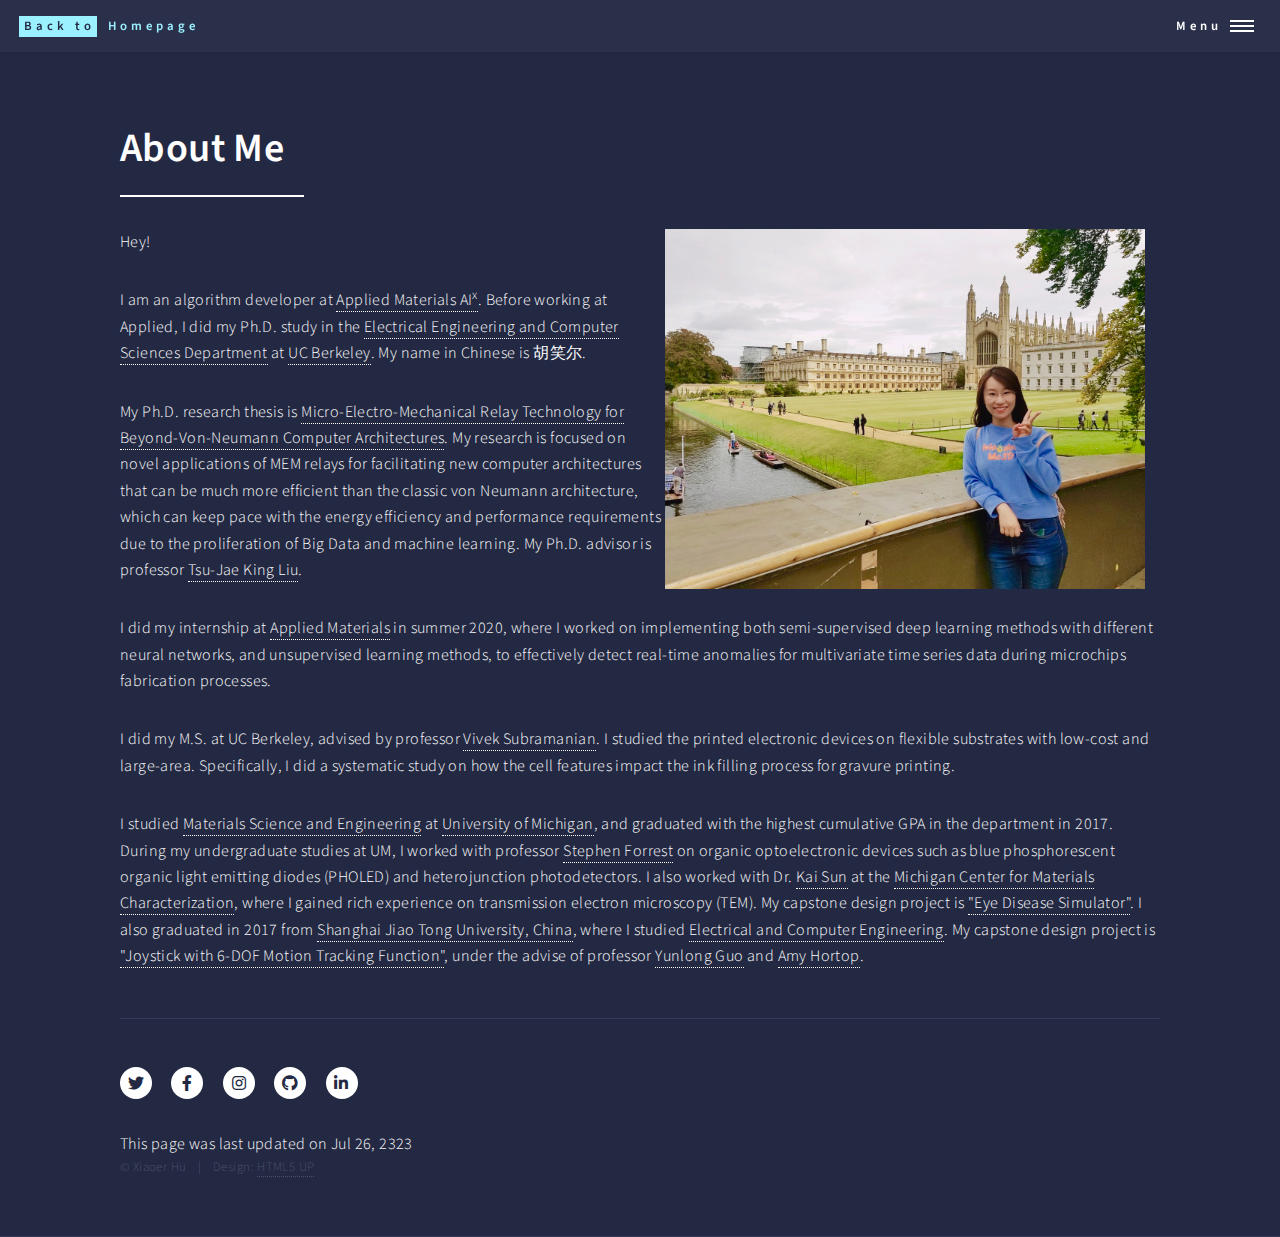
<file: aboutme.html>
<!DOCTYPE HTML>
<!--
	Forty by HTML5 UP
	html5up.net | @ajlkn
	Free for personal and commercial use under the CCA 3.0 license (html5up.net/license)
-->
<html>
	<head>
		<title>About Me</title>
		<meta charset="utf-8" />
		<meta name="viewport" content="width=device-width, initial-scale=1, user-scalable=no" />
		<link rel="stylesheet" href="assets/css/main.css" />
		<noscript><link rel="stylesheet" href="assets/css/noscript.css" /></noscript>
	</head>
	<body class="is-preload">

		<!-- Wrapper -->
			<div id="wrapper">

				<!-- Header -->
					<header id="header">
						<a href="index.html" class="logo"><strong>Back to</strong> <span> Homepage</span></a>
						<nav>
							<a href="#menu">Menu</a>
						</nav>
					</header>

				<!-- Menu -->
					<nav id="menu">
						<ul class="links">
							<li><a href="index.html">Home</a></li>
							<li><a href="aboutme.html">About Me</a></li>
							<li><a href="education.html">Education</a></li>
							<li><a href="publications.html">Publications</a></li>
							<li><a href="projects.html">Projects</a></li>
							<li><a href="activities.html">Activities</a></li>
							<li><a href="teaching.html">Teaching</a></li>
						</ul>
					</nav>

				<!-- Main -->
					<div id="main" class="alt">

						<!-- One -->
							<section id="one">
								<div class="inner">
									<header class="major">
										<h1>About Me</h1>

									</header>

									<!-- Content -->
										<img src = "images/IMG_0244.jpeg" alt="xiaoer pic" style = "float:right;height:360px; padding-right:15px;vertical-align: middle;">


									<p>Hey! </p>
									<p>I am an algorithm developer at <a href = "https://www.appliedmaterials.com/us/en/news-and-media/press-releases/2021/aix-platform.html">Applied Materials AI<sup>x</sup></a>. Before working at Applied, I did my Ph.D. study in the <a href = "https://eecs.berkeley.edu">Electrical Engineering and Computer Sciences Department</a> at <a href = "https://www.berkeley.edu">UC Berkeley</a>. My name in Chinese is 胡笑尔.</p>
								    
								    <p>My Ph.D. research thesis is <a href = "https://www2.eecs.berkeley.edu/Pubs/Dissertations/Faculty/king.html">Micro-Electro-Mechanical Relay Technology for Beyond-Von-Neumann Computer Architectures</a>. My research is focused on novel applications of MEM relays for facilitating new computer architectures that can be much more efficient than the classic von Neumann architecture, which can keep pace with the energy efficiency and performance requirements due to the proliferation of Big Data and machine learning. My Ph.D. advisor is professor <a href="https://people.eecs.berkeley.edu/~tking" >Tsu-Jae King Liu</a>.</p>

								    <p>I did my internship at <a href = "https://www.appliedmaterials.com">Applied Materials</a> in summer 2020, where I worked on implementing both semi-supervised deep learning methods with different neural networks, and unsupervised learning methods, to effectively detect real-time anomalies for multivariate time series data during microchips fabrication processes.</p>
								    
								    <p>I did my M.S. at UC Berkeley, advised by professor <a href = "https://ink.eecs.berkeley.edu">Vivek Subramanian</a>. I studied the printed electronic devices on flexible substrates with low-cost and large-area. Specifically, I did a systematic study on how the cell features impact the ink filling process for gravure printing.</p>
								    
								    <p>I studied <a href = "http://mse.engin.umich.edu">Materials Science and Engineering</a> at <a href = "https://umich.edu">University of Michigan</a>, and graduated with the highest cumulative GPA in the department in 2017. During my undergraduate studies at UM, I worked with professor <a href = "http://umich.edu/~ocm/index.html">Stephen Forrest</a> on organic optoelectronic devices such as blue phosphorescent organic light emitting diodes (PHOLED) and heterojunction photodetectors. I also worked with Dr. <a href = "http://www.mse.engin.umich.edu/people/kaisun">Kai Sun</a> at the <a href = "https://mc2.engin.umich.edu">Michigan Center for Materials Characterization</a>, where I gained rich experience on transmission electron microscopy (TEM). My capstone design project is <a href = "files/XH-UM-Thesis.pdf">"Eye Disease Simulator"</a>. I also graduated in 2017 from <a href = "http://en.sjtu.edu.cn">Shanghai Jiao Tong University, China</a>, where I studied <a href = "http://umji.sjtu.edu.cn">Electrical and Computer Engineering</a>. My capstone design project is <a href = "files/XH-SJTU-Thesis.pdf">"Joystick with 6-DOF Motion Tracking Function"</a>, under the advise of professor <a href = "http://umji.sjtu.edu.cn/~yguo/">Yunlong Guo</a> and <a href = "https://www.linkedin.com/in/amy-hortop-4495316a/">Amy Hortop</a>.</p>


									<hr class="major" />




				<!-- Footer -->
					<footer id="footer">
						<div class="inner">
							<ul class="icons">
								<li><a href="#" class="icon brands alt fa-twitter"><span class="label">Twitter</span></a></li>
								<li><a href="https://www.facebook.com/xiaoer.hu.7/" class="icon brands alt fa-facebook-f"><span class="label">Facebook</span></a></li>
								<li><a href="#" class="icon brands alt fa-instagram"><span class="label">Instagram</span></a></li>
								<li><a href="#" class="icon brands alt fa-github"><span class="label">GitHub</span></a></li>
								<li><a href="https://www.linkedin.com/in/xiaoer-hu-9194a7126/" class="icon brands alt fa-linkedin-in"><span class="label">LinkedIn</span></a></li>
							</ul>

							<!-- Last Update -->
								<script 
								  type="text/JavaScript" 
								  language="JavaScript">
								<!-- 
								//
								// format date as dd-mmm-yy
								// example: 12-Jan-99
								//
								function date_ddmmmyy(date)
								{
								  var d = date.getDate();
								  var m = date.getMonth() + 1;
								  var y = date.getYear();

								  // handle different year values 
								  // returned by IE and NS in 
								  // the year 2000.
								  if(y >= 2000)
								  {
								    y -= 2000;
								  }
								  if(y >= 100)
								  {
								    y -= 103;
								  }

								  // could use splitString() here 
								  // but the following method is 
								  // more compatible
								  var mmm = 
								    ( 1==m)?'Jan':( 2==m)?'Feb':(3==m)?'Mar':
								    ( 4==m)?'Apr':( 5==m)?'May':(6==m)?'Jun':
								    ( 7==m)?'Jul':( 8==m)?'Aug':(9==m)?'Sep':
								    (10==m)?'Oct':(11==m)?'Nov':'Dec';

								  return "" +
								    mmm + " " +
								    (d<10?"0"+d:d) + ", " +
								    (y<10?"0"+y:y) + "23";
								}


								//
								// get last modified date of the 
								// current document.
								//
								function date_lastmodified()
								{
								  var lmd = document.lastModified;
								  var s   = "Unknown";
								  var d1;

								  // check if we have a valid date
								  // before proceeding
								  if(0 != (d1=Date.parse(lmd)))
								  {
								    s = "" + date_ddmmmyy(new Date(d1));
								  }

								  return s;
								}

							
								document.write( 
								  "This page was last updated on " + 
								  date_lastmodified() );

								// -->
								</script>
							<ul class="copyright">
								<li>&copy; Xiaoer Hu</li><li>Design: <a href="https://html5up.net">HTML5 UP</a></li>
							</ul>
						</div>
					</footer>

			</div>

		<!-- Scripts -->
			<script src="assets/js/jquery.min.js"></script>
			<script src="assets/js/jquery.scrolly.min.js"></script>
			<script src="assets/js/jquery.scrollex.min.js"></script>
			<script src="assets/js/browser.min.js"></script>
			<script src="assets/js/breakpoints.min.js"></script>
			<script src="assets/js/util.js"></script>
			<script src="assets/js/main.js"></script>

	</body>
</html>
</file>
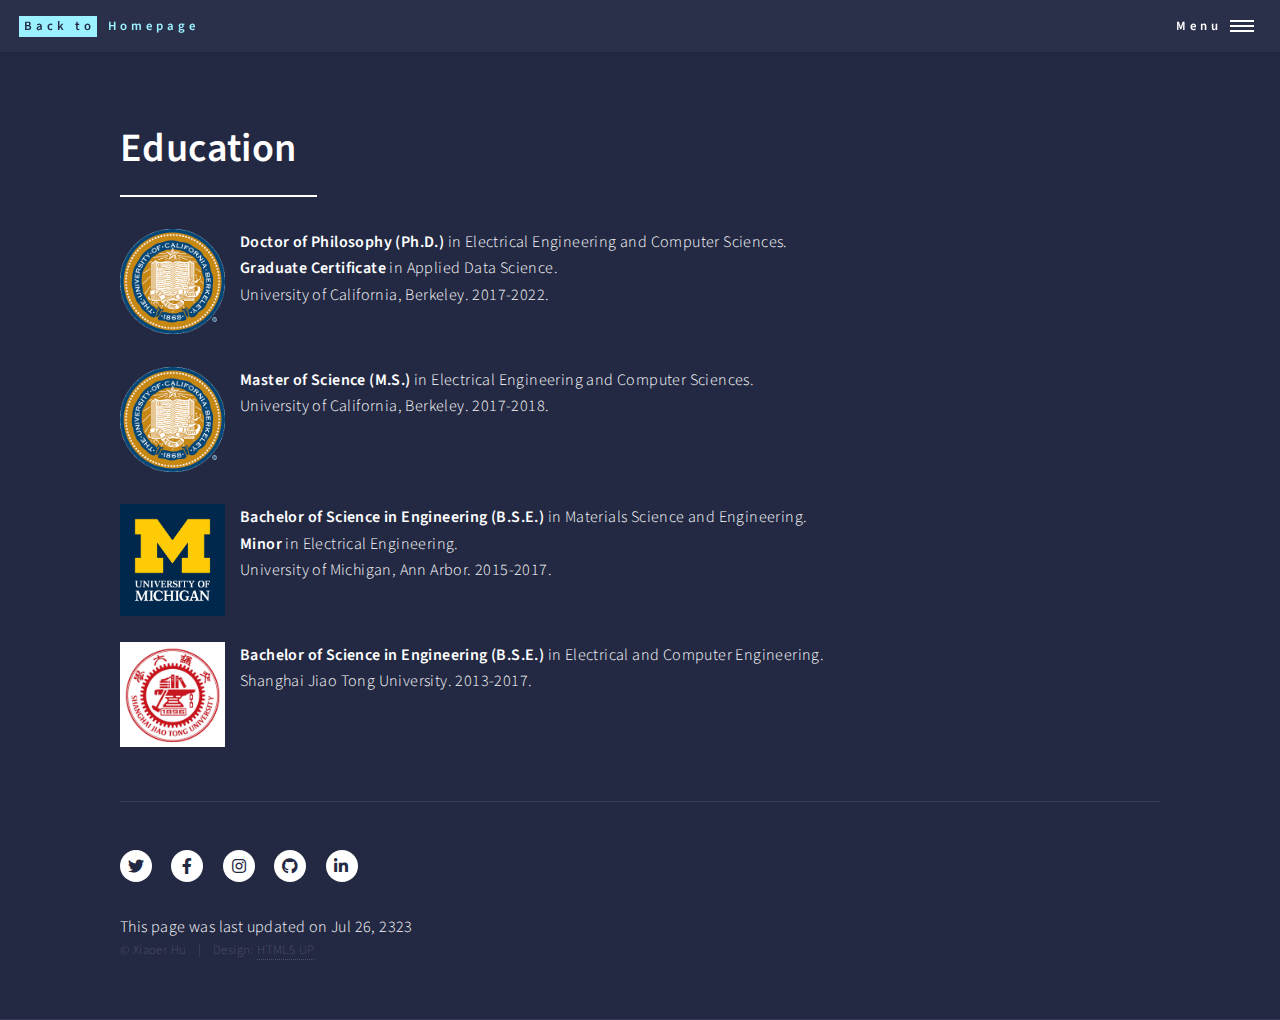
<file: education.html>
<!DOCTYPE HTML>
<!--
	Forty by HTML5 UP
	html5up.net | @ajlkn
	Free for personal and commercial use under the CCA 3.0 license (html5up.net/license)
-->
<html>
	<head>
		<title>Education</title>
		<meta charset="utf-8" />
		<meta name="viewport" content="width=device-width, initial-scale=1, user-scalable=no" />
		<link rel="stylesheet" href="assets/css/main.css" />
		<noscript><link rel="stylesheet" href="assets/css/noscript.css" /></noscript>
	</head>
	<body class="is-preload">

		<!-- Wrapper -->
			<div id="wrapper">

				<!-- Header -->
					<header id="header">
						<a href="index.html" class="logo"><strong>Back to</strong> <span> Homepage</span></a>
						<nav>
							<a href="#menu">Menu</a>
						</nav>
					</header>

				<!-- Menu -->
					<nav id="menu">
						<ul class="links">
							<li><a href="index.html">Home</a></li>
							<li><a href="aboutme.html">About Me</a></li>
							<li><a href="education.html">Education</a></li>
							<li><a href="publications.html">Publications</a></li>
							<li><a href="projects.html">Projects</a></li>
							<li><a href="activities.html">Activities</a></li>
							<li><a href="teaching.html">Teaching</a></li>
						</ul>
					</nav>

				<!-- Main -->
					<div id="main" class="alt">

						<!-- One -->
							<section id="one">
								<div class="inner">
									<header class="major">
										<h1>Education</h1>
									</header>

									<!-- Content -->
										
										<a href = "https://www.berkeley.edu"><img src = "images/berkeley.png" alt="berkeley logo" style = "float:left;width:120px; padding-right:15px;vertical-align: middle;"></a>
										<p><strong>Doctor of Philosophy (Ph.D.)</strong> in Electrical Engineering and Computer Sciences.
											<br><strong>Graduate Certificate</strong> in Applied Data Science.
											<br>University of California, Berkeley.          2017-2022.</p>
									      <br>
									    
									      <a href = "https://www.berkeley.edu"><img src = "images/berkeley.png" alt="berkeley logo" style = "float:left;width:120px; padding-right:15px;vertical-align: middle;"></a>
									      <p><strong>Master of Science (M.S.)</strong> in Electrical Engineering and Computer Sciences.
									      	<br>University of California, Berkeley.           2017-2018.</p>
									      <br><br>
									    
									      <a href = "https://umich.edu"><img src = "images/umich.png" alt="umich logo" style = "float:left;width:120px; padding-right:15px;"></a>
									      	<p><strong>Bachelor of Science in Engineering (B.S.E.)</strong> in Materials Science and Engineering.
											<br><strong>Minor</strong> in Electrical Engineering.
											<br>University of Michigan, Ann Arbor. 2015-2017.
									      </p> 
									      <br>
									    
									      <a href = "http://en.sjtu.edu.cn"><img src = "images/sjtu.jpg" alt="sjtu logo" style = "float:left;width:120px; padding-right:15px;"></a>
									      	<p><strong>Bachelor of Science in Engineering (B.S.E.)</strong> in Electrical and Computer Engineering.
									      	<br>Shanghai Jiao Tong University. 2013-2017.
									      </p>
									      <br>


									<hr class="major" />





				<!-- Footer -->
					<footer id="footer">
						<div class="inner">
							<ul class="icons">
								<li><a href="#" class="icon brands alt fa-twitter"><span class="label">Twitter</span></a></li>
								<li><a href="https://www.facebook.com/xiaoer.hu.7/" class="icon brands alt fa-facebook-f"><span class="label">Facebook</span></a></li>
								<li><a href="#" class="icon brands alt fa-instagram"><span class="label">Instagram</span></a></li>
								<li><a href="#" class="icon brands alt fa-github"><span class="label">GitHub</span></a></li>
								<li><a href="https://www.linkedin.com/in/xiaoer-hu-9194a7126/" class="icon brands alt fa-linkedin-in"><span class="label">LinkedIn</span></a></li>
							</ul>

							<!-- Last Update -->
								<script 
								  type="text/JavaScript" 
								  language="JavaScript">
								<!-- 
								//
								// format date as dd-mmm-yy
								// example: 12-Jan-99
								//
								function date_ddmmmyy(date)
								{
								  var d = date.getDate();
								  var m = date.getMonth() + 1;
								  var y = date.getYear();

								  // handle different year values 
								  // returned by IE and NS in 
								  // the year 2000.
								  if(y >= 2000)
								  {
								    y -= 2000;
								  }
								  if(y >= 100)
								  {
								    y -= 103;
								  }

								  // could use splitString() here 
								  // but the following method is 
								  // more compatible
								  var mmm = 
								    ( 1==m)?'Jan':( 2==m)?'Feb':(3==m)?'Mar':
								    ( 4==m)?'Apr':( 5==m)?'May':(6==m)?'Jun':
								    ( 7==m)?'Jul':( 8==m)?'Aug':(9==m)?'Sep':
								    (10==m)?'Oct':(11==m)?'Nov':'Dec';

								  return "" +
								    mmm + " " +
								    (d<10?"0"+d:d) + ", " +
								    (y<10?"0"+y:y) + "23";
								}


								//
								// get last modified date of the 
								// current document.
								//
								function date_lastmodified()
								{
								  var lmd = document.lastModified;
								  var s   = "Unknown";
								  var d1;

								  // check if we have a valid date
								  // before proceeding
								  if(0 != (d1=Date.parse(lmd)))
								  {
								    s = "" + date_ddmmmyy(new Date(d1));
								  }

								  return s;
								}

							
								document.write( 
								  "This page was last updated on " + 
								  date_lastmodified() );

								// -->
								</script>



							<ul class="copyright">
								<li>&copy; Xiaoer Hu</li><li>Design: <a href="https://html5up.net">HTML5 UP</a></li>
							</ul>
						</div>
					</footer>

			</div>

		<!-- Scripts -->
			<script src="assets/js/jquery.min.js"></script>
			<script src="assets/js/jquery.scrolly.min.js"></script>
			<script src="assets/js/jquery.scrollex.min.js"></script>
			<script src="assets/js/browser.min.js"></script>
			<script src="assets/js/breakpoints.min.js"></script>
			<script src="assets/js/util.js"></script>
			<script src="assets/js/main.js"></script>

	</body>
</html>
</file>
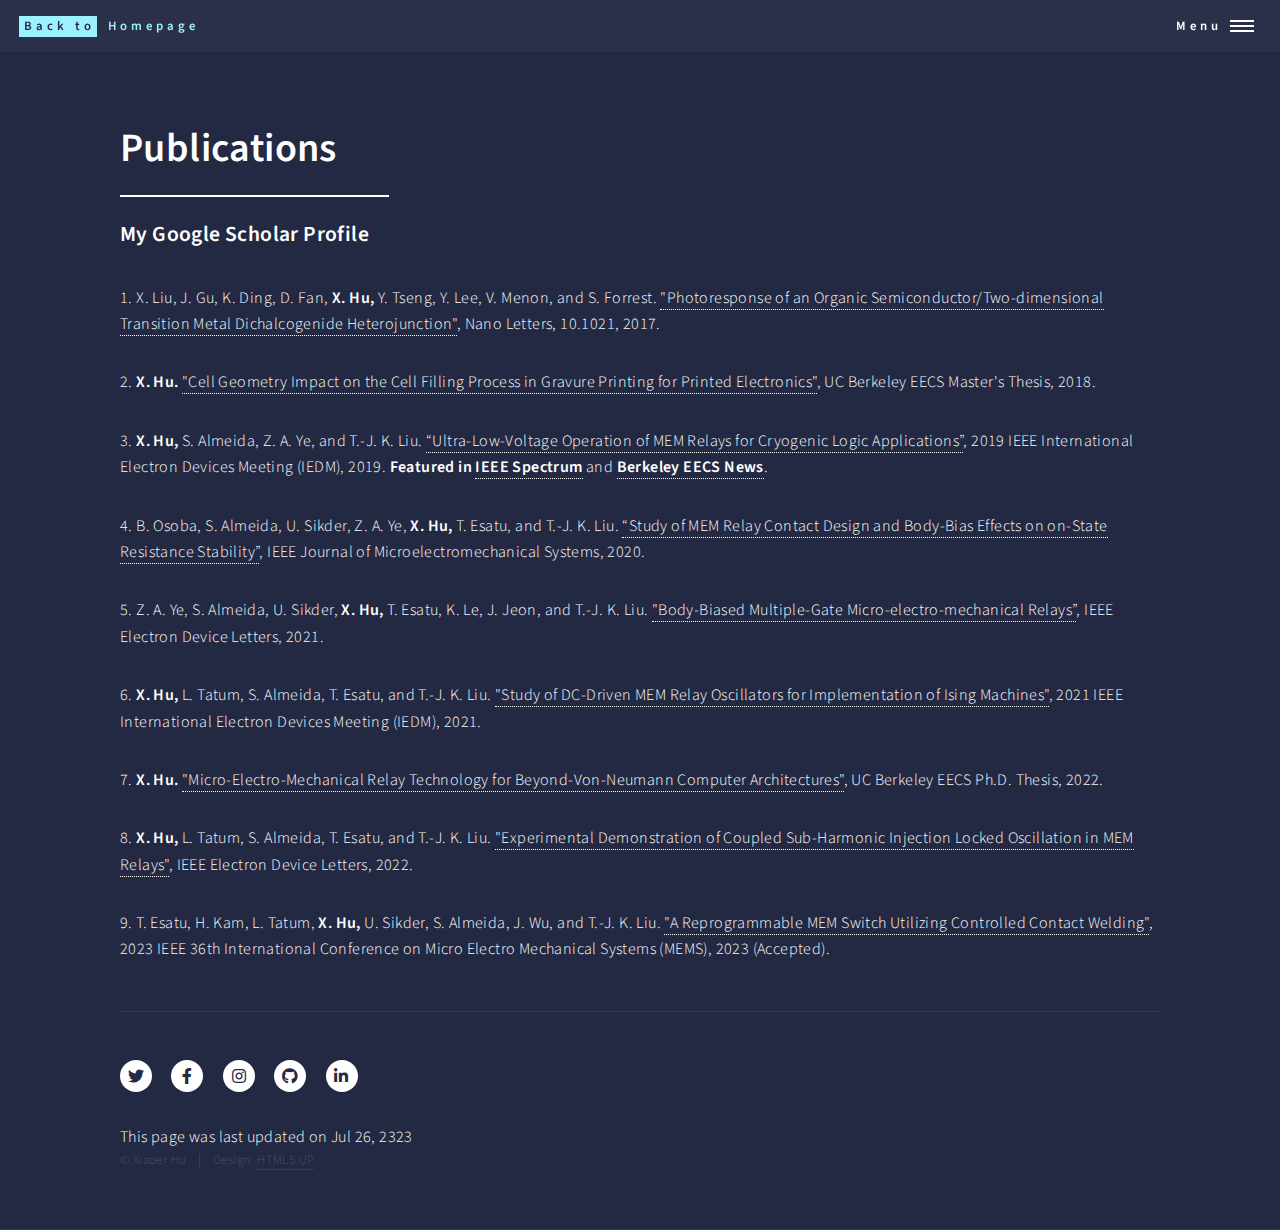
<file: publications.html>
<!DOCTYPE HTML>
<!--
	Forty by HTML5 UP
	html5up.net | @ajlkn
	Free for personal and commercial use under the CCA 3.0 license (html5up.net/license)
-->
<html>
	<head>
		<title>Publications</title>
		<meta charset="utf-8" />
		<meta name="viewport" content="width=device-width, initial-scale=1, user-scalable=no" />
		<link rel="stylesheet" href="assets/css/main.css" />
		<noscript><link rel="stylesheet" href="assets/css/noscript.css" /></noscript>
	</head>
	<body class="is-preload">

		<!-- Wrapper -->
			<div id="wrapper">

				<!-- Header -->
					<header id="header">
						<a href="index.html" class="logo"><strong>Back to</strong> <span> Homepage</span></a>
						<nav>
							<a href="#menu">Menu</a>
						</nav>
					</header>

				<!-- Menu -->
					<nav id="menu">
						<ul class="links">
							<li><a href="index.html">Home</a></li>
							<li><a href="aboutme.html">About Me</a></li>
							<li><a href="education.html">Education</a></li>
							<li><a href="publications.html">Publications</a></li>
							<li><a href="projects.html">Projects</a></li>
							<li><a href="activities.html">Activities</a></li>
							<li><a href="teaching.html">Teaching</a></li>
						</ul>
					</nav>

				<!-- Main -->
					<div id="main" class="alt">

						<!-- One -->
							<section id="one">
								<div class="inner">
									<header class="major">
										<h1>Publications</h1>
										<h3><a href = "https://scholar.google.com/citations?user=msTAdjYAAAAJ&hl=en">My Google Scholar Profile</a></h3>
									</header>

									<!-- Content -->
										
										<p>1. X. Liu, J. Gu, K. Ding, D. Fan, <strong>X. Hu, </strong> Y. Tseng, Y. Lee, V. Menon, and S. Forrest. <a href = "https://pubs.acs.org/doi/abs/10.1021/acs.nanolett.7b00695">"Photoresponse of an Organic Semiconductor/Two-dimensional Transition Metal Dichalcogenide Heterojunction"</a>, Nano Letters, 10.1021, 2017.</p>
									      <p>2.  <strong>X. Hu. </strong>  <a href = "https://www2.eecs.berkeley.edu/Pubs/TechRpts/2018/EECS-2018-165.html"> "Cell Geometry Impact on the Cell Filling Process in Gravure Printing for Printed Electronics"</a>, UC Berkeley EECS Master's Thesis, 2018. </p>
									      <p>3. <strong>X. Hu, </strong>S. Almeida, Z. A. Ye, and T.-J. K. Liu. <a href = "https://ieeexplore.ieee.org/abstract/document/8993629">“Ultra-Low-Voltage Operation of MEM Relays for Cryogenic Logic
									      Applications”</a>, 2019 IEEE International Electron Devices Meeting (IEDM), 2019. <strong>Featured in <a href = "https://spectrum.ieee.org/computing/hardware/4-ways-to-make-bigger-quantum-computers">IEEE Spectrum</a></strong> and <strong> <a href = "https://eecs.berkeley.edu/news/2020/02/microrelays-path-making-bigger-quantum-computers">Berkeley EECS News</a></strong>.</p>
									      <p>4.	B. Osoba, S. Almeida, U. Sikder, Z. A. Ye, <strong>X. Hu,</strong> T. Esatu, and T.-J. K. Liu. <a href = "https://ieeexplore.ieee.org/document/9240087"> “Study of MEM Relay Contact Design and Body-Bias Effects on on-State Resistance Stability”</a>, IEEE Journal of Microelectromechanical Systems, 2020.</p>
									      <p>5.	Z. A. Ye, S. Almeida, U. Sikder, <strong>X. Hu,</strong> T. Esatu, K. Le, J. Jeon, and T.-J. K. Liu. <a href = "https://ieeexplore.ieee.org/document/9320553"> "Body-Biased Multiple-Gate Micro-electro-mechanical Relays”</a>, IEEE Electron Device Letters, 2021.</p>
									      <p>6. <strong>X. Hu, </strong>L. Tatum, S. Almeida, T. Esatu, and T.-J. K. Liu. <a href="https://ieeexplore.ieee.org/abstract/document/9720617">"Study of DC-Driven MEM Relay Oscillators for Implementation of Ising Machines"</a>, 2021 IEEE International Electron Devices Meeting (IEDM), 2021.</p>
									      <p>7. <strong>X. Hu. </strong>  <a href = "https://www2.eecs.berkeley.edu/Pubs/TechRpts/2022/EECS-2022-251.html"> "Micro-Electro-Mechanical Relay Technology for Beyond-Von-Neumann Computer Architectures"</a>, UC Berkeley EECS Ph.D. Thesis, 2022.</p>
									      <p>8. <strong>X. Hu, </strong>L. Tatum, S. Almeida, T. Esatu, and T.-J. K. Liu. <a href="https://ieeexplore.ieee.org/abstract/document/9963644">"Experimental Demonstration of Coupled Sub-Harmonic Injection Locked Oscillation in MEM Relays"</a>, IEEE Electron Device Letters, 2022.</p>
									      <p>9. T. Esatu, H. Kam, L. Tatum, <strong>X. Hu, </strong>U. Sikder, S. Almeida, J. Wu, and T.-J. K. Liu. <a href="https://ieeexplore.ieee.org/abstract/document/10052428">"A Reprogrammable MEM Switch Utilizing Controlled Contact Welding"</a>, 2023 IEEE 36th International Conference on Micro Electro Mechanical Systems (MEMS), 2023 (Accepted).</p>				      


									<hr class="major" />




				<!-- Footer -->
					<footer id="footer">
						<div class="inner">
							<ul class="icons">
								<li><a href="#" class="icon brands alt fa-twitter"><span class="label">Twitter</span></a></li>
								<li><a href="https://www.facebook.com/xiaoer.hu.7/" class="icon brands alt fa-facebook-f"><span class="label">Facebook</span></a></li>
								<li><a href="#" class="icon brands alt fa-instagram"><span class="label">Instagram</span></a></li>
								<li><a href="#" class="icon brands alt fa-github"><span class="label">GitHub</span></a></li>
								<li><a href="https://www.linkedin.com/in/xiaoer-hu-9194a7126/" class="icon brands alt fa-linkedin-in"><span class="label">LinkedIn</span></a></li>
							</ul>

							<!-- Last Update -->
								<script 
								  type="text/JavaScript" 
								  language="JavaScript">
								<!-- 
								//
								// format date as dd-mmm-yy
								// example: 12-Jan-99
								//
								function date_ddmmmyy(date)
								{
								  var d = date.getDate();
								  var m = date.getMonth() + 1;
								  var y = date.getYear();

								  // handle different year values 
								  // returned by IE and NS in 
								  // the year 2000.
								  if(y >= 2000)
								  {
								    y -= 2000;
								  }
								  if(y >= 100)
								  {
								    y -= 103;
								  }

								  // could use splitString() here 
								  // but the following method is 
								  // more compatible
								  var mmm = 
								    ( 1==m)?'Jan':( 2==m)?'Feb':(3==m)?'Mar':
								    ( 4==m)?'Apr':( 5==m)?'May':(6==m)?'Jun':
								    ( 7==m)?'Jul':( 8==m)?'Aug':(9==m)?'Sep':
								    (10==m)?'Oct':(11==m)?'Nov':'Dec';

								  return "" +
								    mmm + " " +
								    (d<10?"0"+d:d) + ", " +
								    (y<10?"0"+y:y) + "23";
								}


								//
								// get last modified date of the 
								// current document.
								//
								function date_lastmodified()
								{
								  var lmd = document.lastModified;
								  var s   = "Unknown";
								  var d1;

								  // check if we have a valid date
								  // before proceeding
								  if(0 != (d1=Date.parse(lmd)))
								  {
								    s = "" + date_ddmmmyy(new Date(d1));
								  }

								  return s;
								}

							
								document.write( 
								  "This page was last updated on " + 
								  date_lastmodified() );

								// -->
								</script>


							<ul class="copyright">
								<li>&copy; Xiaoer Hu</li><li>Design: <a href="https://html5up.net">HTML5 UP</a></li>
							</ul>
						</div>
					</footer>

			</div>

		<!-- Scripts -->
			<script src="assets/js/jquery.min.js"></script>
			<script src="assets/js/jquery.scrolly.min.js"></script>
			<script src="assets/js/jquery.scrollex.min.js"></script>
			<script src="assets/js/browser.min.js"></script>
			<script src="assets/js/breakpoints.min.js"></script>
			<script src="assets/js/util.js"></script>
			<script src="assets/js/main.js"></script>

	</body>
</html>
</file>
<file: assets/css/noscript.css>
/*
	Forty by HTML5 UP
	html5up.net | @ajlkn
	Free for personal and commercial use under the CCA 3.0 license (html5up.net/license)
*/

/* Banner */

	body.is-preload #banner:after {
		opacity: 0.85;
	}

	body.is-preload #banner > .inner {
		-moz-filter: none;
		-webkit-filter: none;
		-ms-filter: none;
		filter: none;
		-moz-transform: none;
		-webkit-transform: none;
		-ms-transform: none;
		transform: none;
		opacity: 1;
	}
</file>
<file: assets/css/main.css>
@import url(fontawesome-all.min.css);
@import url("https://fonts.googleapis.com/css?family=Source+Sans+Pro:300,300italic,600,600italic");

/*
	Forty by HTML5 UP
	html5up.net | @ajlkn
	Free for personal and commercial use under the CCA 3.0 license (html5up.net/license)
*/

html, body, div, span, applet, object,
iframe, h1, h2, h3, h4, h5, h6, p, blockquote,
pre, a, abbr, acronym, address, big, cite,
code, del, dfn, em, img, ins, kbd, q, s, samp,
small, strike, strong, sub, sup, tt, var, b,
u, i, center, dl, dt, dd, ol, ul, li, fieldset,
form, label, legend, table, caption, tbody,
tfoot, thead, tr, th, td, article, aside,
canvas, details, embed, figure, figcaption,
footer, header, hgroup, menu, nav, output, ruby,
section, summary, time, mark, audio, video {
	margin: 0;
	padding: 0;
	border: 0;
	font-size: 100%;
	font: inherit;
	vertical-align: baseline;}

article, aside, details, figcaption, figure,
footer, header, hgroup, menu, nav, section {
	display: block;}

body {
	line-height: 1;
}

ol, ul {
	list-style: none;
}

blockquote, q {
	quotes: none;
}

	blockquote:before, blockquote:after, q:before, q:after {
		content: '';
		content: none;
	}

table {
	border-collapse: collapse;
	border-spacing: 0;
}

body {
	-webkit-text-size-adjust: none;
}

mark {
	background-color: transparent;
	color: inherit;
}

input::-moz-focus-inner {
	border: 0;
	padding: 0;
}

input, select, textarea {
	-moz-appearance: none;
	-webkit-appearance: none;
	-ms-appearance: none;
	appearance: none;
}

/* Basic */

	@-ms-viewport {
		width: device-width;
	}

	body {
		-ms-overflow-style: scrollbar;
	}

	@media screen and (max-width: 480px) {

		html, body {
			min-width: 320px;
		}

	}

	html {
		box-sizing: border-box;
	}

	*, *:before, *:after {
		box-sizing: inherit;
	}

	body {
		background: #242943;
	}

		body.is-preload *, body.is-preload *:before, body.is-preload *:after {
			-moz-animation: none !important;
			-webkit-animation: none !important;
			-ms-animation: none !important;
			animation: none !important;
			-moz-transition: none !important;
			-webkit-transition: none !important;
			-ms-transition: none !important;
			transition: none !important;
		}

/* Type */

	body, input, select, textarea {
		color: #ffffff;
		font-family: "Source Sans Pro", Helvetica, sans-serif;
		font-size: 17pt;
		font-weight: 300;
		letter-spacing: 0.025em;
		line-height: 1.65;
	}

		@media screen and (max-width: 1680px) {

			body, input, select, textarea {
				font-size: 14pt;
			}

		}

		@media screen and (max-width: 1280px) {

			body, input, select, textarea {
				font-size: 12pt;
			}

		}

		@media screen and (max-width: 360px) {

			body, input, select, textarea {
				font-size: 11pt;
			}

		}

	a {
		-moz-transition: color 0.2s ease-in-out, border-bottom-color 0.2s ease-in-out;
		-webkit-transition: color 0.2s ease-in-out, border-bottom-color 0.2s ease-in-out;
		-ms-transition: color 0.2s ease-in-out, border-bottom-color 0.2s ease-in-out;
		transition: color 0.2s ease-in-out, border-bottom-color 0.2s ease-in-out;
		border-bottom: dotted 1px;
		color: inherit;
		text-decoration: none;
	}

		a:hover {
			border-bottom-color: transparent;
			color: #9bf1ff !important;
		}

		a:active {
			color: #53e3fb !important;
		}

	strong, b {
		color: #ffffff;
		font-weight: 600;
	}

	em, i {
		font-style: italic;
	}

	p {
		margin: 0 0 2em 0;
	}

	h1, h2, h3, h4, h5, h6 {
		color: #ffffff;
		font-weight: 600;
		line-height: 1.65;
		margin: 0 0 1em 0;
	}

		h1 a, h2 a, h3 a, h4 a, h5 a, h6 a {
			color: inherit;
			border-bottom: 0;
		}

	h1 {
		font-size: 2.5em;
	}

	h2 {
		font-size: 1.75em;
	}

	h3 {
		font-size: 1.35em;
	}

	h4 {
		font-size: 1.1em;
	}

	h5 {
		font-size: 0.9em;
	}

	h6 {
		font-size: 0.7em;
	}

	@media screen and (max-width: 736px) {

		h1 {
			font-size: 2em;
		}

		h2 {
			font-size: 1.5em;
		}

		h3 {
			font-size: 1.25em;
		}

	}

	sub {
		font-size: 0.8em;
		position: relative;
		top: 0.5em;
	}

	sup {
		font-size: 0.8em;
		position: relative;
		top: -0.5em;
	}

	blockquote {
		border-left: solid 4px rgba(212, 212, 255, 0.1);
		font-style: italic;
		margin: 0 0 2em 0;
		padding: 0.5em 0 0.5em 2em;
	}

	code {
		background: rgba(212, 212, 255, 0.035);
		font-family: "Courier New", monospace;
		font-size: 0.9em;
		margin: 0 0.25em;
		padding: 0.25em 0.65em;
	}

	pre {
		-webkit-overflow-scrolling: touch;
		font-family: "Courier New", monospace;
		font-size: 0.9em;
		margin: 0 0 2em 0;
	}

		pre code {
			display: block;
			line-height: 1.75;
			padding: 1em 1.5em;
			overflow-x: auto;
		}

	hr {
		border: 0;
		border-bottom: solid 1px rgba(212, 212, 255, 0.1);
		margin: 2em 0;
	}

		hr.major {
			margin: 3em 0;
		}

	.align-left {
		text-align: left;
	}

	.align-center {
		text-align: center;
	}

	.align-right {
		text-align: right;
	}

/* Row */

	.row {
		display: flex;
		flex-wrap: wrap;
		box-sizing: border-box;
		align-items: stretch;
	}

		.row > * {
			box-sizing: border-box;
		}

		.row.gtr-uniform > * > :last-child {
			margin-bottom: 0;
		}

		.row.aln-left {
			justify-content: flex-start;
		}

		.row.aln-center {
			justify-content: center;
		}

		.row.aln-right {
			justify-content: flex-end;
		}

		.row.aln-top {
			align-items: flex-start;
		}

		.row.aln-middle {
			align-items: center;
		}

		.row.aln-bottom {
			align-items: flex-end;
		}

		.row > .imp {
			order: -1;
		}

		.row > .col-1 {
			width: 8.33333%;
		}

		.row > .off-1 {
			margin-left: 8.33333%;
		}

		.row > .col-2 {
			width: 16.66667%;
		}

		.row > .off-2 {
			margin-left: 16.66667%;
		}

		.row > .col-3 {
			width: 25%;
		}

		.row > .off-3 {
			margin-left: 25%;
		}

		.row > .col-4 {
			width: 33.33333%;
		}

		.row > .off-4 {
			margin-left: 33.33333%;
		}

		.row > .col-5 {
			width: 41.66667%;
		}

		.row > .off-5 {
			margin-left: 41.66667%;
		}

		.row > .col-6 {
			width: 50%;
		}

		.row > .off-6 {
			margin-left: 50%;
		}

		.row > .col-7 {
			width: 58.33333%;
		}

		.row > .off-7 {
			margin-left: 58.33333%;
		}

		.row > .col-8 {
			width: 66.66667%;
		}

		.row > .off-8 {
			margin-left: 66.66667%;
		}

		.row > .col-9 {
			width: 75%;
		}

		.row > .off-9 {
			margin-left: 75%;
		}

		.row > .col-10 {
			width: 83.33333%;
		}

		.row > .off-10 {
			margin-left: 83.33333%;
		}

		.row > .col-11 {
			width: 91.66667%;
		}

		.row > .off-11 {
			margin-left: 91.66667%;
		}

		.row > .col-12 {
			width: 100%;
		}

		.row > .off-12 {
			margin-left: 100%;
		}

		.row.gtr-0 {
			margin-top: 0;
			margin-left: 0em;
		}

			.row.gtr-0 > * {
				padding: 0 0 0 0em;
			}

			.row.gtr-0.gtr-uniform {
				margin-top: 0em;
			}

				.row.gtr-0.gtr-uniform > * {
					padding-top: 0em;
				}

		.row.gtr-25 {
			margin-top: 0;
			margin-left: -0.5em;
		}

			.row.gtr-25 > * {
				padding: 0 0 0 0.5em;
			}

			.row.gtr-25.gtr-uniform {
				margin-top: -0.5em;
			}

				.row.gtr-25.gtr-uniform > * {
					padding-top: 0.5em;
				}

		.row.gtr-50 {
			margin-top: 0;
			margin-left: -1em;
		}

			.row.gtr-50 > * {
				padding: 0 0 0 1em;
			}

			.row.gtr-50.gtr-uniform {
				margin-top: -1em;
			}

				.row.gtr-50.gtr-uniform > * {
					padding-top: 1em;
				}

		.row {
			margin-top: 0;
			margin-left: -2em;
		}

			.row > * {
				padding: 0 0 0 2em;
			}

			.row.gtr-uniform {
				margin-top: -2em;
			}

				.row.gtr-uniform > * {
					padding-top: 2em;
				}

		.row.gtr-150 {
			margin-top: 0;
			margin-left: -3em;
		}

			.row.gtr-150 > * {
				padding: 0 0 0 3em;
			}

			.row.gtr-150.gtr-uniform {
				margin-top: -3em;
			}

				.row.gtr-150.gtr-uniform > * {
					padding-top: 3em;
				}

		.row.gtr-200 {
			margin-top: 0;
			margin-left: -4em;
		}

			.row.gtr-200 > * {
				padding: 0 0 0 4em;
			}

			.row.gtr-200.gtr-uniform {
				margin-top: -4em;
			}

				.row.gtr-200.gtr-uniform > * {
					padding-top: 4em;
				}

		@media screen and (max-width: 1680px) {

			.row {
				display: flex;
				flex-wrap: wrap;
				box-sizing: border-box;
				align-items: stretch;
			}

				.row > * {
					box-sizing: border-box;
				}

				.row.gtr-uniform > * > :last-child {
					margin-bottom: 0;
				}

				.row.aln-left {
					justify-content: flex-start;
				}

				.row.aln-center {
					justify-content: center;
				}

				.row.aln-right {
					justify-content: flex-end;
				}

				.row.aln-top {
					align-items: flex-start;
				}

				.row.aln-middle {
					align-items: center;
				}

				.row.aln-bottom {
					align-items: flex-end;
				}

				.row > .imp-xlarge {
					order: -1;
				}

				.row > .col-1-xlarge {
					width: 8.33333%;
				}

				.row > .off-1-xlarge {
					margin-left: 8.33333%;
				}

				.row > .col-2-xlarge {
					width: 16.66667%;
				}

				.row > .off-2-xlarge {
					margin-left: 16.66667%;
				}

				.row > .col-3-xlarge {
					width: 25%;
				}

				.row > .off-3-xlarge {
					margin-left: 25%;
				}

				.row > .col-4-xlarge {
					width: 33.33333%;
				}

				.row > .off-4-xlarge {
					margin-left: 33.33333%;
				}

				.row > .col-5-xlarge {
					width: 41.66667%;
				}

				.row > .off-5-xlarge {
					margin-left: 41.66667%;
				}

				.row > .col-6-xlarge {
					width: 50%;
				}

				.row > .off-6-xlarge {
					margin-left: 50%;
				}

				.row > .col-7-xlarge {
					width: 58.33333%;
				}

				.row > .off-7-xlarge {
					margin-left: 58.33333%;
				}

				.row > .col-8-xlarge {
					width: 66.66667%;
				}

				.row > .off-8-xlarge {
					margin-left: 66.66667%;
				}

				.row > .col-9-xlarge {
					width: 75%;
				}

				.row > .off-9-xlarge {
					margin-left: 75%;
				}

				.row > .col-10-xlarge {
					width: 83.33333%;
				}

				.row > .off-10-xlarge {
					margin-left: 83.33333%;
				}

				.row > .col-11-xlarge {
					width: 91.66667%;
				}

				.row > .off-11-xlarge {
					margin-left: 91.66667%;
				}

				.row > .col-12-xlarge {
					width: 100%;
				}

				.row > .off-12-xlarge {
					margin-left: 100%;
				}

				.row.gtr-0 {
					margin-top: 0;
					margin-left: 0em;
				}

					.row.gtr-0 > * {
						padding: 0 0 0 0em;
					}

					.row.gtr-0.gtr-uniform {
						margin-top: 0em;
					}

						.row.gtr-0.gtr-uniform > * {
							padding-top: 0em;
						}

				.row.gtr-25 {
					margin-top: 0;
					margin-left: -0.5em;
				}

					.row.gtr-25 > * {
						padding: 0 0 0 0.5em;
					}

					.row.gtr-25.gtr-uniform {
						margin-top: -0.5em;
					}

						.row.gtr-25.gtr-uniform > * {
							padding-top: 0.5em;
						}

				.row.gtr-50 {
					margin-top: 0;
					margin-left: -1em;
				}

					.row.gtr-50 > * {
						padding: 0 0 0 1em;
					}

					.row.gtr-50.gtr-uniform {
						margin-top: -1em;
					}

						.row.gtr-50.gtr-uniform > * {
							padding-top: 1em;
						}

				.row {
					margin-top: 0;
					margin-left: -2em;
				}

					.row > * {
						padding: 0 0 0 2em;
					}

					.row.gtr-uniform {
						margin-top: -2em;
					}

						.row.gtr-uniform > * {
							padding-top: 2em;
						}

				.row.gtr-150 {
					margin-top: 0;
					margin-left: -3em;
				}

					.row.gtr-150 > * {
						padding: 0 0 0 3em;
					}

					.row.gtr-150.gtr-uniform {
						margin-top: -3em;
					}

						.row.gtr-150.gtr-uniform > * {
							padding-top: 3em;
						}

				.row.gtr-200 {
					margin-top: 0;
					margin-left: -4em;
				}

					.row.gtr-200 > * {
						padding: 0 0 0 4em;
					}

					.row.gtr-200.gtr-uniform {
						margin-top: -4em;
					}

						.row.gtr-200.gtr-uniform > * {
							padding-top: 4em;
						}

		}

		@media screen and (max-width: 1280px) {

			.row {
				display: flex;
				flex-wrap: wrap;
				box-sizing: border-box;
				align-items: stretch;
			}

				.row > * {
					box-sizing: border-box;
				}

				.row.gtr-uniform > * > :last-child {
					margin-bottom: 0;
				}

				.row.aln-left {
					justify-content: flex-start;
				}

				.row.aln-center {
					justify-content: center;
				}

				.row.aln-right {
					justify-content: flex-end;
				}

				.row.aln-top {
					align-items: flex-start;
				}

				.row.aln-middle {
					align-items: center;
				}

				.row.aln-bottom {
					align-items: flex-end;
				}

				.row > .imp-large {
					order: -1;
				}

				.row > .col-1-large {
					width: 8.33333%;
				}

				.row > .off-1-large {
					margin-left: 8.33333%;
				}

				.row > .col-2-large {
					width: 16.66667%;
				}

				.row > .off-2-large {
					margin-left: 16.66667%;
				}

				.row > .col-3-large {
					width: 25%;
				}

				.row > .off-3-large {
					margin-left: 25%;
				}

				.row > .col-4-large {
					width: 33.33333%;
				}

				.row > .off-4-large {
					margin-left: 33.33333%;
				}

				.row > .col-5-large {
					width: 41.66667%;
				}

				.row > .off-5-large {
					margin-left: 41.66667%;
				}

				.row > .col-6-large {
					width: 50%;
				}

				.row > .off-6-large {
					margin-left: 50%;
				}

				.row > .col-7-large {
					width: 58.33333%;
				}

				.row > .off-7-large {
					margin-left: 58.33333%;
				}

				.row > .col-8-large {
					width: 66.66667%;
				}

				.row > .off-8-large {
					margin-left: 66.66667%;
				}

				.row > .col-9-large {
					width: 75%;
				}

				.row > .off-9-large {
					margin-left: 75%;
				}

				.row > .col-10-large {
					width: 83.33333%;
				}

				.row > .off-10-large {
					margin-left: 83.33333%;
				}

				.row > .col-11-large {
					width: 91.66667%;
				}

				.row > .off-11-large {
					margin-left: 91.66667%;
				}

				.row > .col-12-large {
					width: 100%;
				}

				.row > .off-12-large {
					margin-left: 100%;
				}

				.row.gtr-0 {
					margin-top: 0;
					margin-left: 0em;
				}

					.row.gtr-0 > * {
						padding: 0 0 0 0em;
					}

					.row.gtr-0.gtr-uniform {
						margin-top: 0em;
					}

						.row.gtr-0.gtr-uniform > * {
							padding-top: 0em;
						}

				.row.gtr-25 {
					margin-top: 0;
					margin-left: -0.375em;
				}

					.row.gtr-25 > * {
						padding: 0 0 0 0.375em;
					}

					.row.gtr-25.gtr-uniform {
						margin-top: -0.375em;
					}

						.row.gtr-25.gtr-uniform > * {
							padding-top: 0.375em;
						}

				.row.gtr-50 {
					margin-top: 0;
					margin-left: -0.75em;
				}

					.row.gtr-50 > * {
						padding: 0 0 0 0.75em;
					}

					.row.gtr-50.gtr-uniform {
						margin-top: -0.75em;
					}

						.row.gtr-50.gtr-uniform > * {
							padding-top: 0.75em;
						}

				.row {
					margin-top: 0;
					margin-left: -1.5em;
				}

					.row > * {
						padding: 0 0 0 1.5em;
					}

					.row.gtr-uniform {
						margin-top: -1.5em;
					}

						.row.gtr-uniform > * {
							padding-top: 1.5em;
						}

				.row.gtr-150 {
					margin-top: 0;
					margin-left: -2.25em;
				}

					.row.gtr-150 > * {
						padding: 0 0 0 2.25em;
					}

					.row.gtr-150.gtr-uniform {
						margin-top: -2.25em;
					}

						.row.gtr-150.gtr-uniform > * {
							padding-top: 2.25em;
						}

				.row.gtr-200 {
					margin-top: 0;
					margin-left: -3em;
				}

					.row.gtr-200 > * {
						padding: 0 0 0 3em;
					}

					.row.gtr-200.gtr-uniform {
						margin-top: -3em;
					}

						.row.gtr-200.gtr-uniform > * {
							padding-top: 3em;
						}

		}

		@media screen and (max-width: 980px) {

			.row {
				display: flex;
				flex-wrap: wrap;
				box-sizing: border-box;
				align-items: stretch;
			}

				.row > * {
					box-sizing: border-box;
				}

				.row.gtr-uniform > * > :last-child {
					margin-bottom: 0;
				}

				.row.aln-left {
					justify-content: flex-start;
				}

				.row.aln-center {
					justify-content: center;
				}

				.row.aln-right {
					justify-content: flex-end;
				}

				.row.aln-top {
					align-items: flex-start;
				}

				.row.aln-middle {
					align-items: center;
				}

				.row.aln-bottom {
					align-items: flex-end;
				}

				.row > .imp-medium {
					order: -1;
				}

				.row > .col-1-medium {
					width: 8.33333%;
				}

				.row > .off-1-medium {
					margin-left: 8.33333%;
				}

				.row > .col-2-medium {
					width: 16.66667%;
				}

				.row > .off-2-medium {
					margin-left: 16.66667%;
				}

				.row > .col-3-medium {
					width: 25%;
				}

				.row > .off-3-medium {
					margin-left: 25%;
				}

				.row > .col-4-medium {
					width: 33.33333%;
				}

				.row > .off-4-medium {
					margin-left: 33.33333%;
				}

				.row > .col-5-medium {
					width: 41.66667%;
				}

				.row > .off-5-medium {
					margin-left: 41.66667%;
				}

				.row > .col-6-medium {
					width: 50%;
				}

				.row > .off-6-medium {
					margin-left: 50%;
				}

				.row > .col-7-medium {
					width: 58.33333%;
				}

				.row > .off-7-medium {
					margin-left: 58.33333%;
				}

				.row > .col-8-medium {
					width: 66.66667%;
				}

				.row > .off-8-medium {
					margin-left: 66.66667%;
				}

				.row > .col-9-medium {
					width: 75%;
				}

				.row > .off-9-medium {
					margin-left: 75%;
				}

				.row > .col-10-medium {
					width: 83.33333%;
				}

				.row > .off-10-medium {
					margin-left: 83.33333%;
				}

				.row > .col-11-medium {
					width: 91.66667%;
				}

				.row > .off-11-medium {
					margin-left: 91.66667%;
				}

				.row > .col-12-medium {
					width: 100%;
				}

				.row > .off-12-medium {
					margin-left: 100%;
				}

				.row.gtr-0 {
					margin-top: 0;
					margin-left: 0em;
				}

					.row.gtr-0 > * {
						padding: 0 0 0 0em;
					}

					.row.gtr-0.gtr-uniform {
						margin-top: 0em;
					}

						.row.gtr-0.gtr-uniform > * {
							padding-top: 0em;
						}

				.row.gtr-25 {
					margin-top: 0;
					margin-left: -0.375em;
				}

					.row.gtr-25 > * {
						padding: 0 0 0 0.375em;
					}

					.row.gtr-25.gtr-uniform {
						margin-top: -0.375em;
					}

						.row.gtr-25.gtr-uniform > * {
							padding-top: 0.375em;
						}

				.row.gtr-50 {
					margin-top: 0;
					margin-left: -0.75em;
				}

					.row.gtr-50 > * {
						padding: 0 0 0 0.75em;
					}

					.row.gtr-50.gtr-uniform {
						margin-top: -0.75em;
					}

						.row.gtr-50.gtr-uniform > * {
							padding-top: 0.75em;
						}

				.row {
					margin-top: 0;
					margin-left: -1.5em;
				}

					.row > * {
						padding: 0 0 0 1.5em;
					}

					.row.gtr-uniform {
						margin-top: -1.5em;
					}

						.row.gtr-uniform > * {
							padding-top: 1.5em;
						}

				.row.gtr-150 {
					margin-top: 0;
					margin-left: -2.25em;
				}

					.row.gtr-150 > * {
						padding: 0 0 0 2.25em;
					}

					.row.gtr-150.gtr-uniform {
						margin-top: -2.25em;
					}

						.row.gtr-150.gtr-uniform > * {
							padding-top: 2.25em;
						}

				.row.gtr-200 {
					margin-top: 0;
					margin-left: -3em;
				}

					.row.gtr-200 > * {
						padding: 0 0 0 3em;
					}

					.row.gtr-200.gtr-uniform {
						margin-top: -3em;
					}

						.row.gtr-200.gtr-uniform > * {
							padding-top: 3em;
						}

		}

		@media screen and (max-width: 736px) {

			.row {
				display: flex;
				flex-wrap: wrap;
				box-sizing: border-box;
				align-items: stretch;
			}

				.row > * {
					box-sizing: border-box;
				}

				.row.gtr-uniform > * > :last-child {
					margin-bottom: 0;
				}

				.row.aln-left {
					justify-content: flex-start;
				}

				.row.aln-center {
					justify-content: center;
				}

				.row.aln-right {
					justify-content: flex-end;
				}

				.row.aln-top {
					align-items: flex-start;
				}

				.row.aln-middle {
					align-items: center;
				}

				.row.aln-bottom {
					align-items: flex-end;
				}

				.row > .imp-small {
					order: -1;
				}

				.row > .col-1-small {
					width: 8.33333%;
				}

				.row > .off-1-small {
					margin-left: 8.33333%;
				}

				.row > .col-2-small {
					width: 16.66667%;
				}

				.row > .off-2-small {
					margin-left: 16.66667%;
				}

				.row > .col-3-small {
					width: 25%;
				}

				.row > .off-3-small {
					margin-left: 25%;
				}

				.row > .col-4-small {
					width: 33.33333%;
				}

				.row > .off-4-small {
					margin-left: 33.33333%;
				}

				.row > .col-5-small {
					width: 41.66667%;
				}

				.row > .off-5-small {
					margin-left: 41.66667%;
				}

				.row > .col-6-small {
					width: 50%;
				}

				.row > .off-6-small {
					margin-left: 50%;
				}

				.row > .col-7-small {
					width: 58.33333%;
				}

				.row > .off-7-small {
					margin-left: 58.33333%;
				}

				.row > .col-8-small {
					width: 66.66667%;
				}

				.row > .off-8-small {
					margin-left: 66.66667%;
				}

				.row > .col-9-small {
					width: 75%;
				}

				.row > .off-9-small {
					margin-left: 75%;
				}

				.row > .col-10-small {
					width: 83.33333%;
				}

				.row > .off-10-small {
					margin-left: 83.33333%;
				}

				.row > .col-11-small {
					width: 91.66667%;
				}

				.row > .off-11-small {
					margin-left: 91.66667%;
				}

				.row > .col-12-small {
					width: 100%;
				}

				.row > .off-12-small {
					margin-left: 100%;
				}

				.row.gtr-0 {
					margin-top: 0;
					margin-left: 0em;
				}

					.row.gtr-0 > * {
						padding: 0 0 0 0em;
					}

					.row.gtr-0.gtr-uniform {
						margin-top: 0em;
					}

						.row.gtr-0.gtr-uniform > * {
							padding-top: 0em;
						}

				.row.gtr-25 {
					margin-top: 0;
					margin-left: -0.3125em;
				}

					.row.gtr-25 > * {
						padding: 0 0 0 0.3125em;
					}

					.row.gtr-25.gtr-uniform {
						margin-top: -0.3125em;
					}

						.row.gtr-25.gtr-uniform > * {
							padding-top: 0.3125em;
						}

				.row.gtr-50 {
					margin-top: 0;
					margin-left: -0.625em;
				}

					.row.gtr-50 > * {
						padding: 0 0 0 0.625em;
					}

					.row.gtr-50.gtr-uniform {
						margin-top: -0.625em;
					}

						.row.gtr-50.gtr-uniform > * {
							padding-top: 0.625em;
						}

				.row {
					margin-top: 0;
					margin-left: -1.25em;
				}

					.row > * {
						padding: 0 0 0 1.25em;
					}

					.row.gtr-uniform {
						margin-top: -1.25em;
					}

						.row.gtr-uniform > * {
							padding-top: 1.25em;
						}

				.row.gtr-150 {
					margin-top: 0;
					margin-left: -1.875em;
				}

					.row.gtr-150 > * {
						padding: 0 0 0 1.875em;
					}

					.row.gtr-150.gtr-uniform {
						margin-top: -1.875em;
					}

						.row.gtr-150.gtr-uniform > * {
							padding-top: 1.875em;
						}

				.row.gtr-200 {
					margin-top: 0;
					margin-left: -2.5em;
				}

					.row.gtr-200 > * {
						padding: 0 0 0 2.5em;
					}

					.row.gtr-200.gtr-uniform {
						margin-top: -2.5em;
					}

						.row.gtr-200.gtr-uniform > * {
							padding-top: 2.5em;
						}

		}

		@media screen and (max-width: 480px) {

			.row {
				display: flex;
				flex-wrap: wrap;
				box-sizing: border-box;
				align-items: stretch;
			}

				.row > * {
					box-sizing: border-box;
				}

				.row.gtr-uniform > * > :last-child {
					margin-bottom: 0;
				}

				.row.aln-left {
					justify-content: flex-start;
				}

				.row.aln-center {
					justify-content: center;
				}

				.row.aln-right {
					justify-content: flex-end;
				}

				.row.aln-top {
					align-items: flex-start;
				}

				.row.aln-middle {
					align-items: center;
				}

				.row.aln-bottom {
					align-items: flex-end;
				}

				.row > .imp-xsmall {
					order: -1;
				}

				.row > .col-1-xsmall {
					width: 8.33333%;
				}

				.row > .off-1-xsmall {
					margin-left: 8.33333%;
				}

				.row > .col-2-xsmall {
					width: 16.66667%;
				}

				.row > .off-2-xsmall {
					margin-left: 16.66667%;
				}

				.row > .col-3-xsmall {
					width: 25%;
				}

				.row > .off-3-xsmall {
					margin-left: 25%;
				}

				.row > .col-4-xsmall {
					width: 33.33333%;
				}

				.row > .off-4-xsmall {
					margin-left: 33.33333%;
				}

				.row > .col-5-xsmall {
					width: 41.66667%;
				}

				.row > .off-5-xsmall {
					margin-left: 41.66667%;
				}

				.row > .col-6-xsmall {
					width: 50%;
				}

				.row > .off-6-xsmall {
					margin-left: 50%;
				}

				.row > .col-7-xsmall {
					width: 58.33333%;
				}

				.row > .off-7-xsmall {
					margin-left: 58.33333%;
				}

				.row > .col-8-xsmall {
					width: 66.66667%;
				}

				.row > .off-8-xsmall {
					margin-left: 66.66667%;
				}

				.row > .col-9-xsmall {
					width: 75%;
				}

				.row > .off-9-xsmall {
					margin-left: 75%;
				}

				.row > .col-10-xsmall {
					width: 83.33333%;
				}

				.row > .off-10-xsmall {
					margin-left: 83.33333%;
				}

				.row > .col-11-xsmall {
					width: 91.66667%;
				}

				.row > .off-11-xsmall {
					margin-left: 91.66667%;
				}

				.row > .col-12-xsmall {
					width: 100%;
				}

				.row > .off-12-xsmall {
					margin-left: 100%;
				}

				.row.gtr-0 {
					margin-top: 0;
					margin-left: 0em;
				}

					.row.gtr-0 > * {
						padding: 0 0 0 0em;
					}

					.row.gtr-0.gtr-uniform {
						margin-top: 0em;
					}

						.row.gtr-0.gtr-uniform > * {
							padding-top: 0em;
						}

				.row.gtr-25 {
					margin-top: 0;
					margin-left: -0.3125em;
				}

					.row.gtr-25 > * {
						padding: 0 0 0 0.3125em;
					}

					.row.gtr-25.gtr-uniform {
						margin-top: -0.3125em;
					}

						.row.gtr-25.gtr-uniform > * {
							padding-top: 0.3125em;
						}

				.row.gtr-50 {
					margin-top: 0;
					margin-left: -0.625em;
				}

					.row.gtr-50 > * {
						padding: 0 0 0 0.625em;
					}

					.row.gtr-50.gtr-uniform {
						margin-top: -0.625em;
					}

						.row.gtr-50.gtr-uniform > * {
							padding-top: 0.625em;
						}

				.row {
					margin-top: 0;
					margin-left: -1.25em;
				}

					.row > * {
						padding: 0 0 0 1.25em;
					}

					.row.gtr-uniform {
						margin-top: -1.25em;
					}

						.row.gtr-uniform > * {
							padding-top: 1.25em;
						}

				.row.gtr-150 {
					margin-top: 0;
					margin-left: -1.875em;
				}

					.row.gtr-150 > * {
						padding: 0 0 0 1.875em;
					}

					.row.gtr-150.gtr-uniform {
						margin-top: -1.875em;
					}

						.row.gtr-150.gtr-uniform > * {
							padding-top: 1.875em;
						}

				.row.gtr-200 {
					margin-top: 0;
					margin-left: -2.5em;
				}

					.row.gtr-200 > * {
						padding: 0 0 0 2.5em;
					}

					.row.gtr-200.gtr-uniform {
						margin-top: -2.5em;
					}

						.row.gtr-200.gtr-uniform > * {
							padding-top: 2.5em;
						}

		}

/* Section/Article */

	section.special, article.special {
		text-align: center;
	}

	header.major {
		width: -moz-max-content;
		width: -webkit-max-content;
		width: -ms-max-content;
		width: max-content;
		margin-bottom: 2em;
	}

		header.major > :first-child {
			margin-bottom: 0;
			width: calc(100% + 0.5em);
		}

			header.major > :first-child:after {
				content: '';
				background-color: #ffffff;
				display: block;
				height: 2px;
				margin: 0.325em 0 0.5em 0;
				width: 100%;
			}

		header.major > p {
			font-size: 0.7em;
			font-weight: 600;
			letter-spacing: 0.25em;
			margin-bottom: 0;
		}

		body.is-ie header.major > :first-child:after {
			max-width: 9em;
		}

		body.is-ie header.major > h1:after {
			max-width: 100% !important;
		}

	@media screen and (max-width: 736px) {

		header.major > p br {
			display: none;
		}

	}

/* Form */

	form {
		margin: 0 0 2em 0;
	}

		form > :last-child {
			margin-bottom: 0;
		}

		form > .fields {
			display: -moz-flex;
			display: -webkit-flex;
			display: -ms-flex;
			display: flex;
			-moz-flex-wrap: wrap;
			-webkit-flex-wrap: wrap;
			-ms-flex-wrap: wrap;
			flex-wrap: wrap;
			width: calc(100% + 3em);
			margin: -1.5em 0 2em -1.5em;
		}

			form > .fields > .field {
				-moz-flex-grow: 0;
				-webkit-flex-grow: 0;
				-ms-flex-grow: 0;
				flex-grow: 0;
				-moz-flex-shrink: 0;
				-webkit-flex-shrink: 0;
				-ms-flex-shrink: 0;
				flex-shrink: 0;
				padding: 1.5em 0 0 1.5em;
				width: calc(100% - 1.5em);
			}

				form > .fields > .field.half {
					width: calc(50% - 0.75em);
				}

				form > .fields > .field.third {
					width: calc(100%/3 - 0.5em);
				}

				form > .fields > .field.quarter {
					width: calc(25% - 0.375em);
				}

		@media screen and (max-width: 480px) {

			form > .fields {
				width: calc(100% + 3em);
				margin: -1.5em 0 2em -1.5em;
			}

				form > .fields > .field {
					padding: 1.5em 0 0 1.5em;
					width: calc(100% - 1.5em);
				}

					form > .fields > .field.half {
						width: calc(100% - 1.5em);
					}

					form > .fields > .field.third {
						width: calc(100% - 1.5em);
					}

					form > .fields > .field.quarter {
						width: calc(100% - 1.5em);
					}

		}

	label {
		color: #ffffff;
		display: block;
		font-size: 0.8em;
		font-weight: 600;
		letter-spacing: 0.25em;
		margin: 0 0 1em 0;
	}

	input[type="text"],
	input[type="password"],
	input[type="email"],
	input[type="tel"],
	input[type="search"],
	input[type="url"],
	select,
	textarea {
		-moz-appearance: none;
		-webkit-appearance: none;
		-ms-appearance: none;
		appearance: none;
		background: rgba(212, 212, 255, 0.035);
		border: none;
		border-radius: 0;
		color: inherit;
		display: block;
		outline: 0;
		padding: 0 1em;
		text-decoration: none;
		width: 100%;
	}

		input[type="text"]:invalid,
		input[type="password"]:invalid,
		input[type="email"]:invalid,
		input[type="tel"]:invalid,
		input[type="search"]:invalid,
		input[type="url"]:invalid,
		select:invalid,
		textarea:invalid {
			box-shadow: none;
		}

		input[type="text"]:focus,
		input[type="password"]:focus,
		input[type="email"]:focus,
		input[type="tel"]:focus,
		input[type="search"]:focus,
		input[type="url"]:focus,
		select:focus,
		textarea:focus {
			border-color: #9bf1ff;
			box-shadow: 0 0 0 2px #9bf1ff;
		}

	select {
		background-image: url("data:image/svg+xml;charset=utf8,%3Csvg xmlns='http://www.w3.org/2000/svg' width='40' height='40' preserveAspectRatio='none' viewBox='0 0 40 40'%3E%3Cpath d='M9.4,12.3l10.4,10.4l10.4-10.4c0.2-0.2,0.5-0.4,0.9-0.4c0.3,0,0.6,0.1,0.9,0.4l3.3,3.3c0.2,0.2,0.4,0.5,0.4,0.9 c0,0.4-0.1,0.6-0.4,0.9L20.7,31.9c-0.2,0.2-0.5,0.4-0.9,0.4c-0.3,0-0.6-0.1-0.9-0.4L4.3,17.3c-0.2-0.2-0.4-0.5-0.4-0.9 c0-0.4,0.1-0.6,0.4-0.9l3.3-3.3c0.2-0.2,0.5-0.4,0.9-0.4S9.1,12.1,9.4,12.3z' fill='rgba(212, 212, 255, 0.1)' /%3E%3C/svg%3E");
		background-size: 1.25rem;
		background-repeat: no-repeat;
		background-position: calc(100% - 1rem) center;
		height: 2.75em;
		padding-right: 2.75em;
		text-overflow: ellipsis;
	}

		select option {
			color: #ffffff;
			background: #242943;
		}

		select:focus::-ms-value {
			background-color: transparent;
		}

		select::-ms-expand {
			display: none;
		}

	input[type="text"],
	input[type="password"],
	input[type="email"],
	input[type="tel"],
	input[type="search"],
	input[type="url"],
	select {
		height: 2.75em;
	}

	textarea {
		padding: 0.75em 1em;
	}

	input[type="checkbox"],
	input[type="radio"] {
		-moz-appearance: none;
		-webkit-appearance: none;
		-ms-appearance: none;
		appearance: none;
		display: block;
		float: left;
		margin-right: -2em;
		opacity: 0;
		width: 1em;
		z-index: -1;
	}

		input[type="checkbox"] + label,
		input[type="radio"] + label {
			text-decoration: none;
			color: #ffffff;
			cursor: pointer;
			display: inline-block;
			font-weight: 300;
			padding-left: 2.65em;
			padding-right: 0.75em;
			position: relative;
		}

			input[type="checkbox"] + label:before,
			input[type="radio"] + label:before {
				-moz-osx-font-smoothing: grayscale;
				-webkit-font-smoothing: antialiased;
				display: inline-block;
				font-style: normal;
				font-variant: normal;
				text-rendering: auto;
				line-height: 1;
				text-transform: none !important;
				font-family: 'Font Awesome 5 Free';
				font-weight: 900;
			}

			input[type="checkbox"] + label:before,
			input[type="radio"] + label:before {
				background: rgba(212, 212, 255, 0.035);
				content: '';
				display: inline-block;
				font-size: 0.8em;
				height: 2.0625em;
				left: 0;
				letter-spacing: 0;
				line-height: 2.0625em;
				position: absolute;
				text-align: center;
				top: 0;
				width: 2.0625em;
			}

		input[type="checkbox"]:checked + label:before,
		input[type="radio"]:checked + label:before {
			background: #ffffff;
			border-color: #9bf1ff;
			content: '\f00c';
			color: #242943;
		}

		input[type="checkbox"]:focus + label:before,
		input[type="radio"]:focus + label:before {
			box-shadow: 0 0 0 2px #9bf1ff;
		}

	input[type="radio"] + label:before {
		border-radius: 100%;
	}

	::-webkit-input-placeholder {
		color: rgba(244, 244, 255, 0.2) !important;
		opacity: 1.0;
	}

	:-moz-placeholder {
		color: rgba(244, 244, 255, 0.2) !important;
		opacity: 1.0;
	}

	::-moz-placeholder {
		color: rgba(244, 244, 255, 0.2) !important;
		opacity: 1.0;
	}

	:-ms-input-placeholder {
		color: rgba(244, 244, 255, 0.2) !important;
		opacity: 1.0;
	}

/* Box */

	.box {
		border: solid 1px rgba(212, 212, 255, 0.1);
		margin-bottom: 2em;
		padding: 1.5em;
	}

		.box > :last-child,
		.box > :last-child > :last-child,
		.box > :last-child > :last-child > :last-child {
			margin-bottom: 0;
		}

		.box.alt {
			border: 0;
			border-radius: 0;
			padding: 0;
		}

/* Icon */

	.icon {
		text-decoration: none;
		border-bottom: none;
		position: relative;
	}

		.icon:before {
			-moz-osx-font-smoothing: grayscale;
			-webkit-font-smoothing: antialiased;
			display: inline-block;
			font-style: normal;
			font-variant: normal;
			text-rendering: auto;
			line-height: 1;
			text-transform: none !important;
			font-family: 'Font Awesome 5 Free';
			font-weight: 400;
		}

		.icon > .label {
			display: none;
		}

		.icon:before {
			line-height: inherit;
		}

		.icon.solid:before {
			font-weight: 900;
		}

		.icon.brands:before {
			font-family: 'Font Awesome 5 Brands';
		}

		.icon.alt:before {
			background-color: #ffffff;
			border-radius: 100%;
			color: #242943;
			display: inline-block;
			height: 2em;
			line-height: 2em;
			text-align: center;
			width: 2em;
		}

	a.icon.alt:before {
		-moz-transition: background-color 0.2s ease-in-out;
		-webkit-transition: background-color 0.2s ease-in-out;
		-ms-transition: background-color 0.2s ease-in-out;
		transition: background-color 0.2s ease-in-out;
	}

	a.icon.alt:hover:before {
		background-color: #6fc3df;
	}

	a.icon.alt:active:before {
		background-color: #37a6cb;
	}

/* Image */

	.image {
		border: 0;
		display: inline-block;
		position: relative;
	}

		.image img {
			display: block;
		}

		.image.left, .image.right {
			max-width: 30%;
		}

			.image.left img, .image.right img {
				width: 100%;
			}

		.image.left {
			float: left;
			margin: 0 1.5em 1.25em 0;
			top: 0.25em;
		}

		.image.right {
			float: right;
			margin: 0 0 1.25em 1.5em;
			top: 0.25em;
		}

		.image.fit {
			display: block;
			margin: 0 0 2em 0;
			width: 100%;
		}

			.image.fit img {
				width: 100%;
			}

		.image.main {
			display: block;
			margin: 2.5em 0;
			width: 100%;
		}

			.image.main img {
				width: 100%;
			}

			@media screen and (max-width: 736px) {

				.image.main {
					margin: 1.5em 0;
				}

			}

/* List */

	ol {
		list-style: decimal;
		margin: 0 0 2em 0;
		padding-left: 1.25em;
	}

		ol li {
			padding-left: 0.25em;
		}

	ul {
		list-style: disc;
		margin: 0 0 2em 0;
		padding-left: 1em;
	}

		ul li {
			padding-left: 0.5em;
		}

		ul.alt {
			list-style: none;
			padding-left: 0;
		}

			ul.alt li {
				border-top: solid 1px rgba(212, 212, 255, 0.1);
				padding: 0.5em 0;
			}

				ul.alt li:first-child {
					border-top: 0;
					padding-top: 0;
				}

	dl {
		margin: 0 0 2em 0;
	}

		dl dt {
			display: block;
			font-weight: 600;
			margin: 0 0 1em 0;
		}

		dl dd {
			margin-left: 2em;
		}

/* Actions */

	ul.actions {
		display: -moz-flex;
		display: -webkit-flex;
		display: -ms-flex;
		display: flex;
		cursor: default;
		list-style: none;
		margin-left: -1em;
		padding-left: 0;
	}

		ul.actions li {
			padding: 0 0 0 1em;
			vertical-align: middle;
		}

		ul.actions.special {
			-moz-justify-content: center;
			-webkit-justify-content: center;
			-ms-justify-content: center;
			justify-content: center;
			width: 100%;
			margin-left: 0;
		}

			ul.actions.special li:first-child {
				padding-left: 0;
			}

		ul.actions.stacked {
			-moz-flex-direction: column;
			-webkit-flex-direction: column;
			-ms-flex-direction: column;
			flex-direction: column;
			margin-left: 0;
		}

			ul.actions.stacked li {
				padding: 1.3em 0 0 0;
			}

				ul.actions.stacked li:first-child {
					padding-top: 0;
				}

		ul.actions.fit {
			width: calc(100% + 1em);
		}

			ul.actions.fit li {
				-moz-flex-grow: 1;
				-webkit-flex-grow: 1;
				-ms-flex-grow: 1;
				flex-grow: 1;
				-moz-flex-shrink: 1;
				-webkit-flex-shrink: 1;
				-ms-flex-shrink: 1;
				flex-shrink: 1;
				width: 100%;
			}

				ul.actions.fit li > * {
					width: 100%;
				}

			ul.actions.fit.stacked {
				width: 100%;
			}

/* Icons */

	ul.icons {
		cursor: default;
		list-style: none;
		padding-left: 0;
	}

		ul.icons li {
			display: inline-block;
			padding: 0 1em 0 0;
		}

			ul.icons li:last-child {
				padding-right: 0;
			}

		@media screen and (max-width: 736px) {

			ul.icons li {
				padding: 0 0.75em 0 0;
			}

		}

/* Pagination */

	ul.pagination {
		cursor: default;
		list-style: none;
		padding-left: 0;
	}

		ul.pagination li {
			display: inline-block;
			padding-left: 0;
			vertical-align: middle;
		}

			ul.pagination li > .page {
				-moz-transition: background-color 0.2s ease-in-out, color 0.2s ease-in-out;
				-webkit-transition: background-color 0.2s ease-in-out, color 0.2s ease-in-out;
				-ms-transition: background-color 0.2s ease-in-out, color 0.2s ease-in-out;
				transition: background-color 0.2s ease-in-out, color 0.2s ease-in-out;
				border-bottom: 0;
				display: inline-block;
				font-size: 0.8em;
				font-weight: 600;
				height: 1.5em;
				line-height: 1.5em;
				margin: 0 0.125em;
				min-width: 1.5em;
				padding: 0 0.5em;
				text-align: center;
			}

				ul.pagination li > .page.active {
					background-color: #ffffff;
					color: #242943;
				}

					ul.pagination li > .page.active:hover {
						background-color: #9bf1ff;
						color: #242943 !important;
					}

					ul.pagination li > .page.active:active {
						background-color: #53e3fb;
					}

			ul.pagination li:first-child {
				padding-right: 0.75em;
			}

			ul.pagination li:last-child {
				padding-left: 0.75em;
			}

		@media screen and (max-width: 480px) {

			ul.pagination li:nth-child(n+2):nth-last-child(n+2) {
				display: none;
			}

			ul.pagination li:first-child {
				padding-right: 0;
			}

		}

/* Table */

	.table-wrapper {
		-webkit-overflow-scrolling: touch;
		overflow-x: auto;
	}

	table {
		margin: 0 0 2em 0;
		width: 100%;
	}

		table tbody tr {
			border: solid 1px rgba(212, 212, 255, 0.1);
			border-left: 0;
			border-right: 0;
		}

			table tbody tr:nth-child(2n + 1) {
				background-color: rgba(212, 212, 255, 0.035);
			}

		table td {
			padding: 0.75em 0.75em;
		}

		table th {
			color: #ffffff;
			font-size: 0.9em;
			font-weight: 600;
			padding: 0 0.75em 0.75em 0.75em;
			text-align: left;
		}

		table thead {
			border-bottom: solid 2px rgba(212, 212, 255, 0.1);
		}

		table tfoot {
			border-top: solid 2px rgba(212, 212, 255, 0.1);
		}

		table.alt {
			border-collapse: separate;
		}

			table.alt tbody tr td {
				border: solid 1px rgba(212, 212, 255, 0.1);
				border-left-width: 0;
				border-top-width: 0;
			}

				table.alt tbody tr td:first-child {
					border-left-width: 1px;
				}

			table.alt tbody tr:first-child td {
				border-top-width: 1px;
			}

			table.alt thead {
				border-bottom: 0;
			}

			table.alt tfoot {
				border-top: 0;
			}

/* Button */

	input[type="submit"],
	input[type="reset"],
	input[type="button"],
	button,
	.button {
		-moz-appearance: none;
		-webkit-appearance: none;
		-ms-appearance: none;
		appearance: none;
		-moz-transition: background-color 0.2s ease-in-out, box-shadow 0.2s ease-in-out, color 0.2s ease-in-out;
		-webkit-transition: background-color 0.2s ease-in-out, box-shadow 0.2s ease-in-out, color 0.2s ease-in-out;
		-ms-transition: background-color 0.2s ease-in-out, box-shadow 0.2s ease-in-out, color 0.2s ease-in-out;
		transition: background-color 0.2s ease-in-out, box-shadow 0.2s ease-in-out, color 0.2s ease-in-out;
		background-color: transparent;
		border: 0;
		border-radius: 0;
		box-shadow: inset 0 0 0 2px #ffffff;
		color: #ffffff;
		cursor: pointer;
		display: inline-block;
		font-size: 0.8em;
		font-weight: 600;
		height: 3.5em;
		letter-spacing: 0.25em;
		line-height: 3.5em;
		padding: 0 1.75em;
		text-align: center;
		text-decoration: none;
		white-space: nowrap;
	}

		input[type="submit"]:hover, input[type="submit"]:active,
		input[type="reset"]:hover,
		input[type="reset"]:active,
		input[type="button"]:hover,
		input[type="button"]:active,
		button:hover,
		button:active,
		.button:hover,
		.button:active {
			box-shadow: inset 0 0 0 2px #9bf1ff;
			color: #9bf1ff;
		}

		input[type="submit"]:active,
		input[type="reset"]:active,
		input[type="button"]:active,
		button:active,
		.button:active {
			background-color: rgba(155, 241, 255, 0.1);
			box-shadow: inset 0 0 0 2px #53e3fb;
			color: #53e3fb;
		}

		input[type="submit"].icon:before,
		input[type="reset"].icon:before,
		input[type="button"].icon:before,
		button.icon:before,
		.button.icon:before {
			margin-right: 0.5em;
		}

		input[type="submit"].fit,
		input[type="reset"].fit,
		input[type="button"].fit,
		button.fit,
		.button.fit {
			width: 100%;
		}

		input[type="submit"].small,
		input[type="reset"].small,
		input[type="button"].small,
		button.small,
		.button.small {
			font-size: 0.6em;
		}

		input[type="submit"].large,
		input[type="reset"].large,
		input[type="button"].large,
		button.large,
		.button.large {
			font-size: 1.25em;
			height: 3em;
			line-height: 3em;
		}

		input[type="submit"].next,
		input[type="reset"].next,
		input[type="button"].next,
		button.next,
		.button.next {
			padding-right: 4.5em;
			position: relative;
		}

			input[type="submit"].next:before, input[type="submit"].next:after,
			input[type="reset"].next:before,
			input[type="reset"].next:after,
			input[type="button"].next:before,
			input[type="button"].next:after,
			button.next:before,
			button.next:after,
			.button.next:before,
			.button.next:after {
				-moz-transition: opacity 0.2s ease-in-out;
				-webkit-transition: opacity 0.2s ease-in-out;
				-ms-transition: opacity 0.2s ease-in-out;
				transition: opacity 0.2s ease-in-out;
				background-position: center right;
				background-repeat: no-repeat;
				background-size: 36px 24px;
				content: '';
				display: block;
				height: 100%;
				position: absolute;
				right: 1.5em;
				top: 0;
				vertical-align: middle;
				width: 36px;
			}

			input[type="submit"].next:before,
			input[type="reset"].next:before,
			input[type="button"].next:before,
			button.next:before,
			.button.next:before {
				background-image: url("data:image/svg+xml;charset=utf8,%3Csvg xmlns='http://www.w3.org/2000/svg' xmlns:xlink='http://www.w3.org/1999/xlink' width='36px' height='24px' viewBox='0 0 36 24' zoomAndPan='disable'%3E%3Cstyle%3Eline %7B stroke: %23ffffff%3B stroke-width: 2px%3B %7D%3C/style%3E%3Cline x1='0' y1='12' x2='34' y2='12' /%3E%3Cline x1='25' y1='4' x2='34' y2='12.5' /%3E%3Cline x1='25' y1='20' x2='34' y2='11.5' /%3E%3C/svg%3E");
			}

			input[type="submit"].next:after,
			input[type="reset"].next:after,
			input[type="button"].next:after,
			button.next:after,
			.button.next:after {
				background-image: url("data:image/svg+xml;charset=utf8,%3Csvg xmlns='http://www.w3.org/2000/svg' xmlns:xlink='http://www.w3.org/1999/xlink' width='36px' height='24px' viewBox='0 0 36 24' zoomAndPan='disable'%3E%3Cstyle%3Eline %7B stroke: %239bf1ff%3B stroke-width: 2px%3B %7D%3C/style%3E%3Cline x1='0' y1='12' x2='34' y2='12' /%3E%3Cline x1='25' y1='4' x2='34' y2='12.5' /%3E%3Cline x1='25' y1='20' x2='34' y2='11.5' /%3E%3C/svg%3E");
				opacity: 0;
				z-index: 1;
			}

			input[type="submit"].next:hover:after, input[type="submit"].next:active:after,
			input[type="reset"].next:hover:after,
			input[type="reset"].next:active:after,
			input[type="button"].next:hover:after,
			input[type="button"].next:active:after,
			button.next:hover:after,
			button.next:active:after,
			.button.next:hover:after,
			.button.next:active:after {
				opacity: 1;
			}

			@media screen and (max-width: 1280px) {

				input[type="submit"].next,
				input[type="reset"].next,
				input[type="button"].next,
				button.next,
				.button.next {
					padding-right: 5em;
				}

			}

		input[type="submit"].primary,
		input[type="reset"].primary,
		input[type="button"].primary,
		button.primary,
		.button.primary {
			background-color: #ffffff;
			box-shadow: none;
			color: #242943;
		}

			input[type="submit"].primary:hover, input[type="submit"].primary:active,
			input[type="reset"].primary:hover,
			input[type="reset"].primary:active,
			input[type="button"].primary:hover,
			input[type="button"].primary:active,
			button.primary:hover,
			button.primary:active,
			.button.primary:hover,
			.button.primary:active {
				background-color: #9bf1ff;
				color: #242943 !important;
			}

			input[type="submit"].primary:active,
			input[type="reset"].primary:active,
			input[type="button"].primary:active,
			button.primary:active,
			.button.primary:active {
				background-color: #53e3fb;
			}

		input[type="submit"].disabled, input[type="submit"]:disabled,
		input[type="reset"].disabled,
		input[type="reset"]:disabled,
		input[type="button"].disabled,
		input[type="button"]:disabled,
		button.disabled,
		button:disabled,
		.button.disabled,
		.button:disabled {
			pointer-events: none;
			cursor: default;
			opacity: 0.25;
		}

/* Tiles */

	.tiles {
		display: -moz-flex;
		display: -webkit-flex;
		display: -ms-flex;
		display: flex;
		-moz-flex-wrap: wrap;
		-webkit-flex-wrap: wrap;
		-ms-flex-wrap: wrap;
		flex-wrap: wrap;
		border-top: 0 !important;
	}

		.tiles + * {
			border-top: 0 !important;
		}

		.tiles article {
			-moz-align-items: center;
			-webkit-align-items: center;
			-ms-align-items: center;
			align-items: center;
			display: -moz-flex;
			display: -webkit-flex;
			display: -ms-flex;
			display: flex;
			-moz-transition: -moz-transform 0.25s ease, opacity 0.25s ease, -moz-filter 1s ease, -webkit-filter 1s ease;
			-webkit-transition: -webkit-transform 0.25s ease, opacity 0.25s ease, -webkit-filter 1s ease, -webkit-filter 1s ease;
			-ms-transition: -ms-transform 0.25s ease, opacity 0.25s ease, -ms-filter 1s ease, -webkit-filter 1s ease;
			transition: transform 0.25s ease, opacity 0.25s ease, filter 1s ease, -webkit-filter 1s ease;
			padding: 4em 4em 2em 4em ;
			background-position: center;
			background-repeat: no-repeat;
			background-size: cover;
			cursor: default;
			height: 40vh;
			max-height: 40em;
			min-height: 23em;
			overflow: hidden;
			position: relative;
			width: 40%;
		}

			.tiles article .image {
				display: none;
			}

			.tiles article header {
				position: relative;
				z-index: 3;
			}

			.tiles article h3 {
				font-size: 1.75em;
			}

				.tiles article h3 a:hover {
					color: inherit !important;
				}

			.tiles article .link.primary {
				border: 0;
				height: 100%;
				left: 0;
				position: absolute;
				top: 0;
				width: 100%;
				z-index: 4;
			}

			.tiles article:before {
				-moz-transition: opacity 0.5s ease;
				-webkit-transition: opacity 0.5s ease;
				-ms-transition: opacity 0.5s ease;
				transition: opacity 0.5s ease;
				bottom: 0;
				content: '';
				display: block;
				height: 100%;
				left: 0;
				opacity: 0.85;
				position: absolute;
				width: 100%;
				z-index: 2;
			}

			.tiles article:after {
				background-color: rgba(36, 41, 67, 0.25);
				content: '';
				display: block;
				height: 100%;
				left: 0;
				position: absolute;
				top: 0;
				width: 100%;
				z-index: 1;
			}

			.tiles article:hover:before {
				opacity: 0;
			}

			.tiles article.is-transitioning {
				-moz-transform: scale(0.95);
				-webkit-transform: scale(0.95);
				-ms-transform: scale(0.95);
				transform: scale(0.95);
				-moz-filter: blur(0.5em);
				-webkit-filter: blur(0.5em);
				-ms-filter: blur(0.5em);
				filter: blur(0.5em);
				opacity: 0;
			}

			.tiles article:nth-child(4n - 1), .tiles article:nth-child(4n - 2) {
				width: 60%;
			}

			.tiles article:nth-child(6n - 5):before {
				background-color: #6fc3df;
			}

			.tiles article:nth-child(6n - 4):before {
				background-color: #8d82c4;
			}

			.tiles article:nth-child(6n - 3):before {
				background-color: #ec8d81;
			}

			.tiles article:nth-child(6n - 2):before {
				background-color: #e7b788;
			}

			.tiles article:nth-child(6n - 1):before {
				background-color: #8ea9e8;
			}

			.tiles article:nth-child(6n):before {
				background-color: #87c5a4;
			}

		@media screen and (max-width: 1280px) {

			.tiles article {
				padding: 4em 3em 2em 3em ;
				height: 30vh;
				max-height: 30em;
				min-height: 20em;
			}

		}

		@media screen and (max-width: 980px) {

			.tiles article {
				width: 50% !important;
			}

		}

		@media screen and (max-width: 736px) {

			.tiles article {
				padding: 3em 1.5em 1em 1.5em ;
				height: 16em;
				max-height: none;
				min-height: 0;
			}

				.tiles article h3 {
					font-size: 1.5em;
				}

		}

		@media screen and (max-width: 480px) {

			.tiles {
				display: block;
			}

				.tiles article {
					height: 20em;
					width: 100% !important;
				}

		}

/* Contact Method */

	.contact-method {
		margin: 0 0 2em 0;
		padding-left: 3.25em;
		position: relative;
	}

		.contact-method .icon {
			left: 0;
			position: absolute;
			top: 0;
		}

		.contact-method h3 {
			margin: 0 0 0.5em 0;
		}

/* Spotlights */

	.spotlights {
		border-top: 0 !important;
	}

		.spotlights + * {
			border-top: 0 !important;
		}

		.spotlights > section {
			display: -moz-flex;
			display: -webkit-flex;
			display: -ms-flex;
			display: flex;
			-moz-flex-direction: row;
			-webkit-flex-direction: row;
			-ms-flex-direction: row;
			flex-direction: row;
			background-color: #2e3450;
		}

			.spotlights > section > .image {
				background-position: center center;
				background-size: cover;
				border-radius: 0;
				display: block;
				position: relative;
				width: 30%;
			}

				.spotlights > section > .image img {
					border-radius: 0;
					display: block;
					width: 100%;
				}

				.spotlights > section > .image:before {
					background: rgba(36, 41, 67, 0.9);
					content: '';
					display: block;
					height: 100%;
					left: 0;
					opacity: 0;
					position: absolute;
					top: 0;
					width: 100%;
				}

			.spotlights > section > .content {
				display: -moz-flex;
				display: -webkit-flex;
				display: -ms-flex;
				display: flex;
				-moz-flex-direction: column;
				-webkit-flex-direction: column;
				-ms-flex-direction: column;
				flex-direction: column;
				-moz-justify-content: center;
				-webkit-justify-content: center;
				-ms-justify-content: center;
				justify-content: center;
				-moz-align-items: center;
				-webkit-align-items: center;
				-ms-align-items: center;
				align-items: center;
				padding: 2em 3em 0.1em 3em ;
				width: 70%;
			}

				.spotlights > section > .content > .inner {
					margin: 0 auto;
					max-width: 100%;
					width: 65em;
				}

			.spotlights > section:nth-child(2n) {
				-moz-flex-direction: row-reverse;
				-webkit-flex-direction: row-reverse;
				-ms-flex-direction: row-reverse;
				flex-direction: row-reverse;
				background-color: #333856;
			}

				.spotlights > section:nth-child(2n) > .content {
					-moz-align-items: -moz-flex-end;
					-webkit-align-items: -webkit-flex-end;
					-ms-align-items: -ms-flex-end;
					align-items: flex-end;
				}

		@media screen and (max-width: 1680px) {

			.spotlights > section > .image {
				width: 40%;
			}

			.spotlights > section > .content {
				width: 60%;
			}

		}

		@media screen and (max-width: 1280px) {

			.spotlights > section > .image {
				width: 45%;
			}

			.spotlights > section > .content {
				width: 55%;
			}

		}

		@media screen and (max-width: 980px) {

			.spotlights > section {
				display: block;
			}

				.spotlights > section > .image {
					width: 100%;
				}

				.spotlights > section > .content {
					padding: 4em 3em 2em 3em ;
					width: 100%;
				}

		}

		@media screen and (max-width: 736px) {

			.spotlights > section > .content {
				padding: 3em 1.5em 1em 1.5em ;
			}

		}

/* Header */

	@-moz-keyframes reveal-header {
		0% {
			top: -4em;
			opacity: 0;
		}

		100% {
			top: 0;
			opacity: 1;
		}
	}

	@-webkit-keyframes reveal-header {
		0% {
			top: -4em;
			opacity: 0;
		}

		100% {
			top: 0;
			opacity: 1;
		}
	}

	@-ms-keyframes reveal-header {
		0% {
			top: -4em;
			opacity: 0;
		}

		100% {
			top: 0;
			opacity: 1;
		}
	}

	@keyframes reveal-header {
		0% {
			top: -4em;
			opacity: 0;
		}

		100% {
			top: 0;
			opacity: 1;
		}
	}

	#header {
		display: -moz-flex;
		display: -webkit-flex;
		display: -ms-flex;
		display: flex;
		background-color: #2a2f4a;
		box-shadow: 0 0 0.25em 0 rgba(0, 0, 0, 0.15);
		cursor: default;
		font-weight: 600;
		height: 3.25em;
		left: 0;
		letter-spacing: 0.25em;
		line-height: 3.25em;
		margin: 0;
		position: fixed;
		top: 0;
		width: 100%;
		z-index: 10000;
	}

		#header .logo {
			border: 0;
			display: inline-block;
			font-size: 0.8em;
			height: inherit;
			line-height: inherit;
			padding: 0 1.5em;
		}

			#header .logo strong {
				-moz-transition: background-color 0.2s ease-in-out, color 0.2s ease-in-out;
				-webkit-transition: background-color 0.2s ease-in-out, color 0.2s ease-in-out;
				-ms-transition: background-color 0.2s ease-in-out, color 0.2s ease-in-out;
				transition: background-color 0.2s ease-in-out, color 0.2s ease-in-out;
				background-color: #ffffff;
				color: #242943;
				display: inline-block;
				line-height: 1.65em;
				margin-right: 0.325em;
				padding: 0 0.125em 0 0.375em;
			}

			#header .logo:hover strong {
				background-color: #9bf1ff;
			}

			#header .logo:active strong {
				background-color: #53e3fb;
			}

		#header nav {
			display: -moz-flex;
			display: -webkit-flex;
			display: -ms-flex;
			display: flex;
			-moz-justify-content: -moz-flex-end;
			-webkit-justify-content: -webkit-flex-end;
			-ms-justify-content: -ms-flex-end;
			justify-content: flex-end;
			-moz-flex-grow: 1;
			-webkit-flex-grow: 1;
			-ms-flex-grow: 1;
			flex-grow: 1;
			height: inherit;
			line-height: inherit;
		}

			#header nav a {
				border: 0;
				display: block;
				font-size: 0.8em;
				height: inherit;
				line-height: inherit;
				padding: 0 0.75em;
				position: relative;
				vertical-align: middle;
			}

				#header nav a:last-child {
					padding-right: 1.5em;
				}

				#header nav a[href="#menu"] {
					padding-right: 3.325em !important;
				}

					#header nav a[href="#menu"]:before, #header nav a[href="#menu"]:after {
						background-image: url("data:image/svg+xml;charset=utf8,%3Csvg xmlns='http://www.w3.org/2000/svg' width='24' height='32' viewBox='0 0 24 32' preserveAspectRatio='none'%3E%3Cstyle%3Eline %7B stroke-width: 2px%3B stroke: %23ffffff%3B %7D%3C/style%3E%3Cline x1='0' y1='11' x2='24' y2='11' /%3E%3Cline x1='0' y1='21' x2='24' y2='21' /%3E%3Cline x1='0' y1='16' x2='24' y2='16' /%3E%3C/svg%3E");
						background-position: center;
						background-repeat: no-repeat;
						background-size: 24px 32px;
						content: '';
						display: block;
						height: 100%;
						position: absolute;
						right: 1.5em;
						top: 0;
						vertical-align: middle;
						width: 24px;
					}

					#header nav a[href="#menu"]:after {
						-moz-transition: opacity 0.2s ease-in-out;
						-webkit-transition: opacity 0.2s ease-in-out;
						-ms-transition: opacity 0.2s ease-in-out;
						transition: opacity 0.2s ease-in-out;
						background-image: url("data:image/svg+xml;charset=utf8,%3Csvg xmlns='http://www.w3.org/2000/svg' width='24' height='32' viewBox='0 0 24 32' preserveAspectRatio='none'%3E%3Cstyle%3Eline %7B stroke-width: 2px%3B stroke: %239bf1ff%3B %7D%3C/style%3E%3Cline x1='0' y1='11' x2='24' y2='11' /%3E%3Cline x1='0' y1='21' x2='24' y2='21' /%3E%3Cline x1='0' y1='16' x2='24' y2='16' /%3E%3C/svg%3E");
						opacity: 0;
						z-index: 1;
					}

					#header nav a[href="#menu"]:hover:after, #header nav a[href="#menu"]:active:after {
						opacity: 1;
					}

					#header nav a[href="#menu"]:last-child {
						padding-right: 3.875em !important;
					}

						#header nav a[href="#menu"]:last-child:before, #header nav a[href="#menu"]:last-child:after {
							right: 2em;
						}

		#header.reveal {
			-moz-animation: reveal-header 0.35s ease;
			-webkit-animation: reveal-header 0.35s ease;
			-ms-animation: reveal-header 0.35s ease;
			animation: reveal-header 0.35s ease;
		}

		#header.alt {
			-moz-transition: opacity 2.5s ease;
			-webkit-transition: opacity 2.5s ease;
			-ms-transition: opacity 2.5s ease;
			transition: opacity 2.5s ease;
			-moz-transition-delay: 0.75s;
			-webkit-transition-delay: 0.75s;
			-ms-transition-delay: 0.75s;
			transition-delay: 0.75s;
			-moz-animation: none;
			-webkit-animation: none;
			-ms-animation: none;
			animation: none;
			background-color: transparent;
			box-shadow: none;
			position: absolute;
		}

			#header.alt.style1 .logo strong {
				color: #6fc3df;
			}

			#header.alt.style2 .logo strong {
				color: #8d82c4;
			}

			#header.alt.style3 .logo strong {
				color: #ec8d81;
			}

			#header.alt.style4 .logo strong {
				color: #e7b788;
			}

			#header.alt.style5 .logo strong {
				color: #8ea9e8;
			}

			#header.alt.style6 .logo strong {
				color: #87c5a4;
			}

		body.is-preload #header.alt {
			opacity: 0;
		}

		@media screen and (max-width: 1680px) {

			#header nav a[href="#menu"] {
				padding-right: 3.75em !important;
			}

				#header nav a[href="#menu"]:last-child {
					padding-right: 4.25em !important;
				}

		}

		@media screen and (max-width: 1280px) {

			#header nav a[href="#menu"] {
				padding-right: 4em !important;
			}

				#header nav a[href="#menu"]:last-child {
					padding-right: 4.5em !important;
				}

		}

		@media screen and (max-width: 736px) {

			#header {
				height: 2.75em;
				line-height: 2.75em;
			}

				#header .logo {
					padding: 0 1em;
				}

				#header nav a {
					padding: 0 0.5em;
				}

					#header nav a:last-child {
						padding-right: 1em;
					}

					#header nav a[href="#menu"] {
						padding-right: 3.25em !important;
					}

						#header nav a[href="#menu"]:before, #header nav a[href="#menu"]:after {
							right: 0.75em;
						}

						#header nav a[href="#menu"]:last-child {
							padding-right: 4em !important;
						}

							#header nav a[href="#menu"]:last-child:before, #header nav a[href="#menu"]:last-child:after {
								right: 1.5em;
							}

		}

		@media screen and (max-width: 480px) {

			#header .logo span {
				display: none;
			}

			#header nav a[href="#menu"] {
				overflow: hidden;
				padding-right: 0 !important;
				text-indent: 5em;
				white-space: nowrap;
				width: 5em;
			}

				#header nav a[href="#menu"]:before, #header nav a[href="#menu"]:after {
					right: 0;
					width: inherit;
				}

				#header nav a[href="#menu"]:last-child:before, #header nav a[href="#menu"]:last-child:after {
					width: 4em;
					right: 0;
				}

		}

/* Banner */

	#banner {
		-moz-align-items: center;
		-webkit-align-items: center;
		-ms-align-items: center;
		align-items: center;
		background-image: url("../../images/banner.jpg");
		display: -moz-flex;
		display: -webkit-flex;
		display: -ms-flex;
		display: flex;
		padding: 6em 0 2em 0 ;
		background-attachment: fixed;
		background-position: center;
		background-repeat: no-repeat;
		background-size: cover;
		border-bottom: 0 !important;
		cursor: default;
		height: 60vh;
		margin-bottom: -3.25em;
		max-height: 32em;
		min-height: 22em;
		position: relative;
		top: -3.25em;
	}

		#banner:after {
			-moz-transition: opacity 2.5s ease;
			-webkit-transition: opacity 2.5s ease;
			-ms-transition: opacity 2.5s ease;
			transition: opacity 2.5s ease;
			-moz-transition-delay: 0.75s;
			-webkit-transition-delay: 0.75s;
			-ms-transition-delay: 0.75s;
			transition-delay: 0.75s;
			pointer-events: none;
			background-color: #FFFFFF
			/*#242943;*/
			content: '';
			display: block;
			height: 100%;
			left: 0;
			opacity: 0.85;
			position: absolute;
			top: 0;
			width: 100%;
			z-index: 1;
		}

		#banner h1 {
			font-size: 3.25em;
		}

		#banner > .inner {
			-moz-transition: opacity 1.5s ease, -moz-transform 0.5s ease-out, -moz-filter 0.5s ease, -webkit-filter 0.5s ease;
			-webkit-transition: opacity 1.5s ease, -webkit-transform 0.5s ease-out, -webkit-filter 0.5s ease, -webkit-filter 0.5s ease;
			-ms-transition: opacity 1.5s ease, -ms-transform 0.5s ease-out, -ms-filter 0.5s ease, -webkit-filter 0.5s ease;
			transition: opacity 1.5s ease, transform 0.5s ease-out, filter 0.5s ease, -webkit-filter 0.5s ease;
			padding: 0 !important;
			position: relative;
			z-index: 2;
		}

			#banner > .inner .image {
				display: none;
			}

			#banner > .inner header {
				width: auto;
			}

				#banner > .inner header > :first-child {
					width: auto;
				}

					#banner > .inner header > :first-child:after {
						max-width: 100%;
					}

			#banner > .inner .content {
				display: -moz-flex;
				display: -webkit-flex;
				display: -ms-flex;
				display: flex;
				-moz-align-items: center;
				-webkit-align-items: center;
				-ms-align-items: center;
				align-items: center;
				margin: 0 0 2em 0;
			}

				#banner > .inner .content > * {
					margin-right: 1.5em;
					margin-bottom: 0;
				}

				#banner > .inner .content > :last-child {
					margin-right: 0;
				}

				#banner > .inner .content p {
					font-size: 0.7em;
					font-weight: 600;
					letter-spacing: 0.25em;
				}

		#banner.major {
			height: 75vh;
			min-height: 30em;
			max-height: 50em;
		}

			#banner.major.alt {
				opacity: 0.75;
			}

		#banner.style1:after {
			background-color: #6fc3df;
		}

		#banner.style2:after {
			background-color: #8d82c4;
		}

		#banner.style3:after {
			background-color: #ec8d81;
		}

		#banner.style4:after {
			background-color: #e7b788;
		}

		#banner.style5:after {
			background-color: #8ea9e8;
		}

		#banner.style6:after {
			background-color: #87c5a4;
		}

		body.is-preload #banner:after {
			opacity: 1.0;
		}

		body.is-preload #banner > .inner {
			-moz-filter: blur(0.125em);
			-webkit-filter: blur(0.125em);
			-ms-filter: blur(0.125em);
			filter: blur(0.125em);
			-moz-transform: translateX(-0.5em);
			-webkit-transform: translateX(-0.5em);
			-ms-transform: translateX(-0.5em);
			transform: translateX(-0.5em);
			opacity: 0;
		}

		@media screen and (max-width: 1280px) {

			#banner {
				background-attachment: scroll;
			}

		}

		@media screen and (max-width: 736px) {

			#banner {
				padding: 5em 0 1em 0 ;
				height: auto;
				margin-bottom: -2.75em;
				max-height: none;
				min-height: 0;
				top: -2.75em;
			}

				#banner h1 {
					font-size: 2em;
				}

				#banner > .inner .content {
					display: block;
				}

					#banner > .inner .content > * {
						margin-right: 0;
						margin-bottom: 2em;
					}

				#banner.major {
					height: auto;
					min-height: 0;
					max-height: none;
				}

		}

		@media screen and (max-width: 480px) {

			#banner {
				padding: 6em 0 2em 0 ;
			}

				#banner > .inner .content p br {
					display: none;
				}

				#banner.major {
					padding: 8em 0 4em 0 ;
				}

		}

/* Main */

	#main {
		background-color: #2a2f4a;
	}

		#main > * {
			border-top: solid 1px rgba(212, 212, 255, 0.1);
		}

			#main > *:first-child {
				border-top: 0;
			}

			#main > * > .inner {
				padding: 4em 0 2em 0 ;
				margin: 0 auto;
				max-width: 65em;
				width: calc(100% - 6em);
			}

				@media screen and (max-width: 736px) {

					#main > * > .inner {
						padding: 3em 0 1em 0 ;
						width: calc(100% - 3em);
					}

				}

		#main.alt {
			background-color: transparent;
			border-bottom: solid 1px rgba(212, 212, 255, 0.1);
		}

/* Contact */

	#contact {
		border-bottom: solid 1px rgba(212, 212, 255, 0.1);
		overflow-x: hidden;
	}

		#contact > .inner {
			display: -moz-flex;
			display: -webkit-flex;
			display: -ms-flex;
			display: flex;
			padding: 0 !important;
		}

			#contact > .inner > :nth-child(2n - 1) {
				padding: 4em 3em 2em 0 ;
				border-right: solid 1px rgba(212, 212, 255, 0.1);
				width: 60%;
			}

			#contact > .inner > :nth-child(2n) {
				padding-left: 3em;
				width: 40%;
			}

			#contact > .inner > .split {
				padding: 0;
			}

				#contact > .inner > .split > * {
					padding: 3em 0 1em 3em ;
					position: relative;
				}

					#contact > .inner > .split > *:before {
						border-top: solid 1px rgba(212, 212, 255, 0.1);
						content: '';
						display: block;
						margin-left: -3em;
						position: absolute;
						top: 0;
						width: calc(100vw + 3em);
					}

				#contact > .inner > .split > :first-child:before {
					display: none;
				}

		@media screen and (max-width: 980px) {

			#contact > .inner {
				display: block;
			}

				#contact > .inner > :nth-child(2n - 1) {
					padding: 4em 0 2em 0 ;
					border-right: 0;
					width: 100%;
				}

				#contact > .inner > :nth-child(2n) {
					padding-left: 0;
					width: 100%;
				}

				#contact > .inner > .split > * {
					padding: 3em 0 1em 0 ;
				}

				#contact > .inner > .split > :first-child:before {
					display: block;
				}

		}

		@media screen and (max-width: 736px) {

			#contact > .inner > :nth-child(2n - 1) {
				padding: 3em 0 1em 0 ;
			}

		}

/* Footer */

	#footer .copyright {
		font-size: 0.8em;
		list-style: none;
		padding-left: 0;
	}

		#footer .copyright li {
			border-left: solid 1px rgba(212, 212, 255, 0.1);
			color: rgba(244, 244, 255, 0.2);
			display: inline-block;
			line-height: 1;
			margin-left: 1em;
			padding-left: 1em;
		}

			#footer .copyright li:first-child {
				border-left: 0;
				margin-left: 0;
				padding-left: 0;
			}

	@media screen and (max-width: 480px) {

		#footer .copyright li {
			display: block;
			border-left: 0;
			margin-left: 0;
			padding-left: 0;
			line-height: inherit;
		}

	}

/* Wrapper */

	#wrapper {
		-moz-transition: -moz-filter 0.35s ease, -webkit-filter 0.35s ease, opacity 0.375s ease-out;
		-webkit-transition: -webkit-filter 0.35s ease, -webkit-filter 0.35s ease, opacity 0.375s ease-out;
		-ms-transition: -ms-filter 0.35s ease, -webkit-filter 0.35s ease, opacity 0.375s ease-out;
		transition: filter 0.35s ease, -webkit-filter 0.35s ease, opacity 0.375s ease-out;
		padding-top: 3.25em;
	}

		#wrapper.is-transitioning {
			opacity: 0;
		}

		#wrapper > * > .inner {
			padding: 4em 0 2em 0 ;
			margin: 0 auto;
			max-width: 65em;
			width: calc(100% - 6em);
		}

			@media screen and (max-width: 736px) {

				#wrapper > * > .inner {
					padding: 3em 0 1em 0 ;
					width: calc(100% - 3em);
				}

			}

		@media screen and (max-width: 736px) {

			#wrapper {
				padding-top: 2.75em;
			}

		}

/* Menu */

	#menu {
		-moz-transition: -moz-transform 0.35s ease, opacity 0.35s ease, visibility 0.35s;
		-webkit-transition: -webkit-transform 0.35s ease, opacity 0.35s ease, visibility 0.35s;
		-ms-transition: -ms-transform 0.35s ease, opacity 0.35s ease, visibility 0.35s;
		transition: transform 0.35s ease, opacity 0.35s ease, visibility 0.35s;
		-moz-align-items: center;
		-webkit-align-items: center;
		-ms-align-items: center;
		align-items: center;
		display: -moz-flex;
		display: -webkit-flex;
		display: -ms-flex;
		display: flex;
		-moz-justify-content: center;
		-webkit-justify-content: center;
		-ms-justify-content: center;
		justify-content: center;
		pointer-events: none;
		background: rgba(36, 41, 67, 0.9);
		box-shadow: none;
		height: 100%;
		left: 0;
		opacity: 0;
		overflow: hidden;
		padding: 3em 2em;
		position: fixed;
		top: 0;
		visibility: hidden;
		width: 100%;
		z-index: 10002;
	}

		#menu .inner {
			-moz-transition: -moz-transform 0.35s ease-out, opacity 0.35s ease, visibility 0.35s;
			-webkit-transition: -webkit-transform 0.35s ease-out, opacity 0.35s ease, visibility 0.35s;
			-ms-transition: -ms-transform 0.35s ease-out, opacity 0.35s ease, visibility 0.35s;
			transition: transform 0.35s ease-out, opacity 0.35s ease, visibility 0.35s;
			-moz-transform: rotateX(20deg);
			-webkit-transform: rotateX(20deg);
			-ms-transform: rotateX(20deg);
			transform: rotateX(20deg);
			-webkit-overflow-scrolling: touch;
			max-width: 100%;
			max-height: 100vh;
			opacity: 0;
			overflow: auto;
			text-align: center;
			visibility: hidden;
			width: 18em;
		}

			#menu .inner > :first-child {
				margin-top: 2em;
			}

			#menu .inner > :last-child {
				margin-bottom: 3em;
			}

		#menu ul {
			margin: 0 0 1em 0;
		}

			#menu ul.links {
				list-style: none;
				padding: 0;
			}

				#menu ul.links > li {
					padding: 0;
				}

					#menu ul.links > li > a:not(.button) {
						border: 0;
						border-top: solid 1px rgba(212, 212, 255, 0.1);
						display: block;
						font-size: 0.8em;
						font-weight: 600;
						letter-spacing: 0.25em;
						line-height: 4em;
						text-decoration: none;
					}

					#menu ul.links > li > .button {
						display: block;
						margin: 0.5em 0 0 0;
					}

					#menu ul.links > li:first-child > a:not(.button) {
						border-top: 0 !important;
					}

		#menu .close {
			-moz-transition: color 0.2s ease-in-out;
			-webkit-transition: color 0.2s ease-in-out;
			-ms-transition: color 0.2s ease-in-out;
			transition: color 0.2s ease-in-out;
			-webkit-tap-highlight-color: rgba(0, 0, 0, 0);
			border: 0;
			cursor: pointer;
			display: block;
			height: 4em;
			line-height: 4em;
			overflow: hidden;
			padding-right: 1.25em;
			position: absolute;
			right: 0;
			text-align: right;
			text-indent: 8em;
			top: 0;
			vertical-align: middle;
			white-space: nowrap;
			width: 8em;
		}

			#menu .close:before, #menu .close:after {
				-moz-transition: opacity 0.2s ease-in-out;
				-webkit-transition: opacity 0.2s ease-in-out;
				-ms-transition: opacity 0.2s ease-in-out;
				transition: opacity 0.2s ease-in-out;
				background-position: center;
				background-repeat: no-repeat;
				content: '';
				display: block;
				height: 4em;
				position: absolute;
				right: 0;
				top: 0;
				width: 4em;
			}

			#menu .close:before {
				background-image: url("data:image/svg+xml;charset=utf8,%3Csvg xmlns='http://www.w3.org/2000/svg' xmlns:xlink='http://www.w3.org/1999/xlink' width='20px' height='20px' viewBox='0 0 20 20' zoomAndPan='disable'%3E%3Cstyle%3Eline %7B stroke: %23ffffff%3B stroke-width: 2%3B %7D%3C/style%3E%3Cline x1='0' y1='0' x2='20' y2='20' /%3E%3Cline x1='20' y1='0' x2='0' y2='20' /%3E%3C/svg%3E");
			}

			#menu .close:after {
				background-image: url("data:image/svg+xml;charset=utf8,%3Csvg xmlns='http://www.w3.org/2000/svg' xmlns:xlink='http://www.w3.org/1999/xlink' width='20px' height='20px' viewBox='0 0 20 20' zoomAndPan='disable'%3E%3Cstyle%3Eline %7B stroke: %239bf1ff%3B stroke-width: 2%3B %7D%3C/style%3E%3Cline x1='0' y1='0' x2='20' y2='20' /%3E%3Cline x1='20' y1='0' x2='0' y2='20' /%3E%3C/svg%3E");
				opacity: 0;
			}

			#menu .close:hover:after, #menu .close:active:after {
				opacity: 1;
			}

	body.is-ie #menu {
		background: rgba(42, 47, 74, 0.975);
	}

	body.is-menu-visible #wrapper {
		-moz-filter: blur(0.5em);
		-webkit-filter: blur(0.5em);
		-ms-filter: blur(0.5em);
		filter: blur(0.5em);
	}

	body.is-menu-visible #menu {
		pointer-events: auto;
		opacity: 1;
		visibility: visible;
	}

		body.is-menu-visible #menu .inner {
			-moz-transform: none;
			-webkit-transform: none;
			-ms-transform: none;
			transform: none;
			opacity: 1;
			visibility: visible;
		}
</file>
